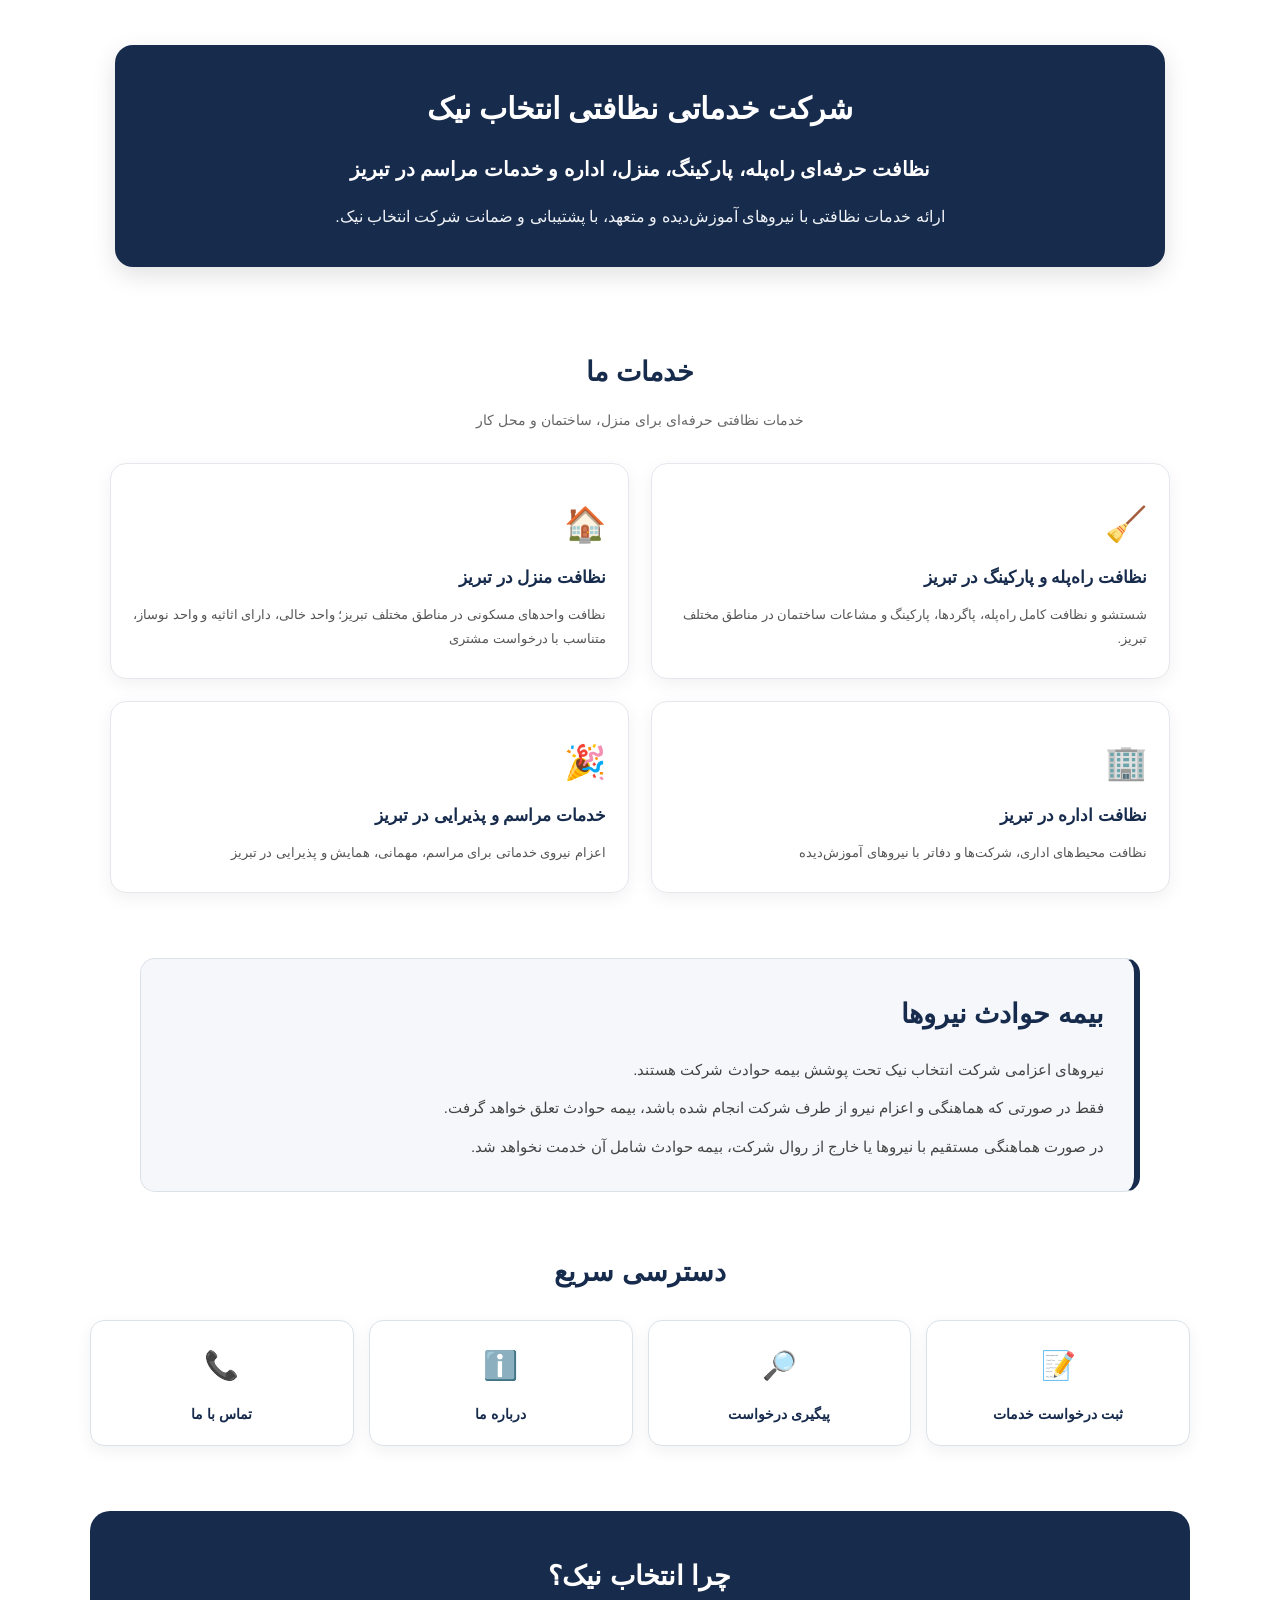
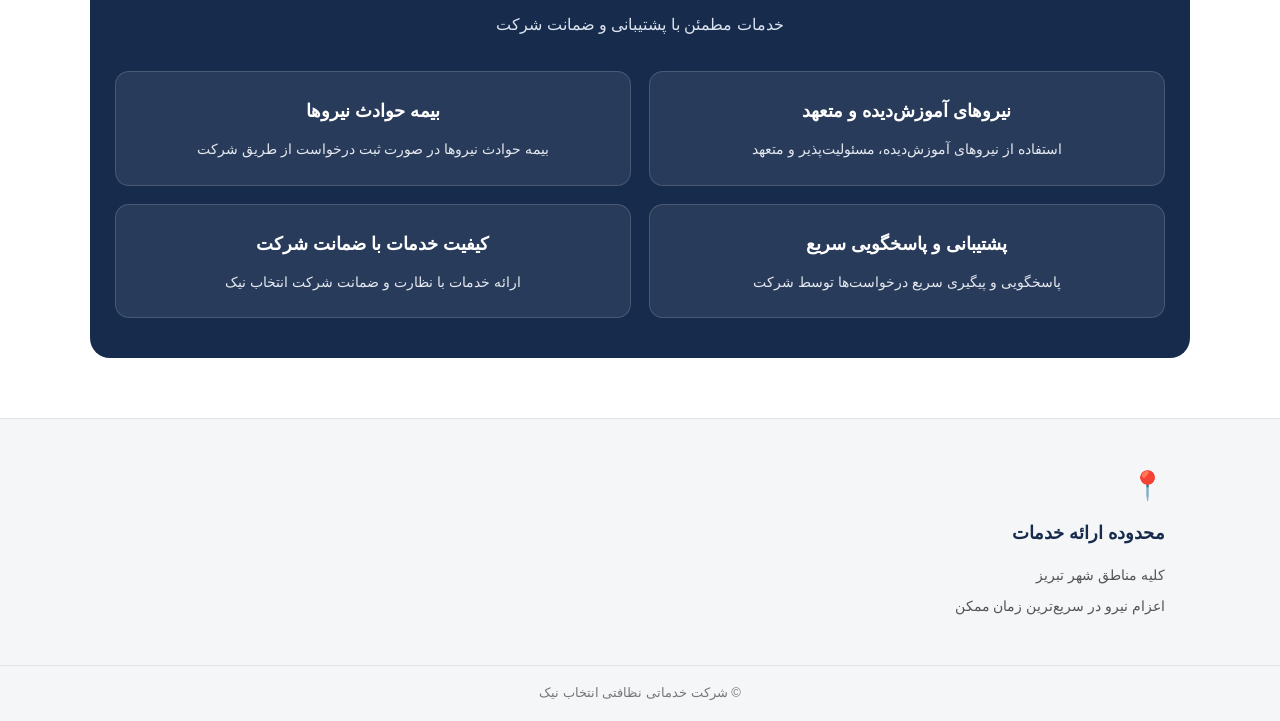
<file: index.html>
<!DOCTYPE html>
<html lang="fa" dir="rtl">
<head>
    <meta charset="UTF-8">
    <meta name="viewport" content="width=device-width, initial-scale=1.0">

    <title>شرکت خدماتی نظافتی تبریز | انتخاب نیک</title>
    <meta name="description" content="شرکت خدماتی نظافتی انتخاب نیک در تبریز؛ ارائه خدمات نظافت منزل، راه‌پله و پارکینگ، اداره و شرکت و خدمات مراسم با نیروهای آموزش‌دیده.">
    <link rel="canonical" href="https://nasibehsmd-cpu.github.io/Entekhab_Nik0/">

    <script type="application/ld+json">
{
  "@context": "https://schema.org",
  "@type": "LocalBusiness",
  "name": "شرکت خدماتی نظافتی تبریز انتخاب نیک",
  "description": "ارائه خدمات نظافتی منزل، راه‌پله و پارکینگ، اداره، شرکت و مراسم در تمامی مناطق تبریز.",
  "url": "https://nasibehsmd-cpu.github.io/Entekhab_Nik0/",
  "telephone": "+989149072049",
  "address": {
    "@type": "PostalAddress",
    "addressLocality": "تبریز",
    "streetAddress": "خیابان آزادی، چهارراه ابوریحان، مجتمع تجاری ابوریحان",
    "addressCountry": "IR"
  },
  "areaServed": {
    "@type": "City",
    "name": "تبریز"
  }
}
    </script>

    <link rel="stylesheet" href="css/style.css">
</head>

<body>

    <!-- ==================== هدر معرفی ==================== -->
    <header class="hero">

        <div class="hero-box">

            <h1>شرکت خدماتی نظافتی انتخاب نیک</h1>

            <h2>
                نظافت حرفه‌ای راه‌پله، پارکینگ، منزل، اداره و خدمات مراسم در تبریز
            </h2>

            <p>
                ارائه خدمات نظافتی با نیروهای آموزش‌دیده و متعهد،
                با پشتیبانی و ضمانت شرکت انتخاب نیک.
            </p>

        </div>

    </header>


    <!-- ==================== خدمات ما ==================== -->
    <main>

        <section class="services-section">

            <h2>خدمات ما</h2>

            <p class="section-subtitle">
                خدمات نظافتی حرفه‌ای برای منزل، ساختمان و محل کار
            </p>


            <div class="services-grid">

                <a href="nezafat-rahepele-parking-tabriz.html">
                <div class="service-card">
                    <div class="service-icon">🧹</div>

                    <h3>نظافت راه‌پله و پارکینگ در تبریز</h3>

                    <p>
                        شستشو و نظافت کامل راه‌پله، پاگردها،
                        پارکینگ و مشاعات ساختمان در مناطق مختلف تبریز.
                    </p>
                </div>


                <a href="nezafat-manzel-tabriz.html">
                <div class="service-card">
                    <div class="service-icon">🏠</div>

                    <h3>نظافت منزل در تبریز</h3>

                    <p>
                        نظافت واحدهای مسکونی در مناطق مختلف تبریز؛ واحد خالی،
                        دارای اثاثیه و واحد نوساز، متناسب با درخواست مشتری
                    </p>
                </div>
                </a>


                <a href="nezafat-edare-sherkat-tabriz.html">
                <div class="service-card">
                    <div class="service-icon">🏢</div>

                    <h3>نظافت اداره در تبریز</h3>

                    <p>
                        نظافت محیط‌های اداری، شرکت‌ها و دفاتر
                        با نیروهای آموزش‌دیده
                    </p>
                </div>
                </a>
                <a href="nezafat-marasem-pazirai-tabriz.html">
                <div class="service-card">
                    <div class="service-icon">🎉</div>

                    <h3>خدمات مراسم و پذیرایی در تبریز</h3>

                    <p>
                        اعزام نیروی خدماتی برای مراسم،
                        مهمانی، همایش و پذیرایی در تبریز
                    </p>
                </div>
                </a>

            </div>

        </section>


        <!-- ==================== بیمه حوادث ==================== -->
        <section class="insurance-section">

            <div class="insurance-box">

                <h2>بیمه حوادث نیروها</h2>

                <p>
                    نیروهای اعزامی شرکت انتخاب نیک تحت پوشش بیمه حوادث
                    شرکت هستند.
                </p>

                <p>
                    فقط در صورتی که هماهنگی و اعزام نیرو از طرف شرکت
                    انجام شده باشد، بیمه حوادث تعلق خواهد گرفت.
                </p>

                <p>
                    در صورت هماهنگی مستقیم با نیروها یا خارج از روال شرکت،
                    بیمه حوادث شامل آن خدمت نخواهد شد.
                </p>

            </div>

        </section>


        <!-- ==================== دسترسی سریع ==================== -->
<section class="quick-access-section">
    <div class="quick-access-box">

        <h2>دسترسی سریع</h2>

        <div class="quick-access-grid">

            <a href="request.html" class="quick-access-card">
                <span>📝</span>
                <strong>ثبت درخواست خدمات</strong>
            </a>

            <a href="tracking.html" class="quick-access-card">
                <span>🔎</span>
                <strong>پیگیری درخواست</strong>
            </a>

            <a href="about.html" class="quick-access-card">
                <span>ℹ️</span>
                <strong>درباره ما</strong>
            </a>

            <a href="contact.html" class="quick-access-card">
                <span>📞</span>
                <strong>تماس با ما</strong>
            </a>

        </div>

    </div>
</section>


        <!-- ==================== چرا انتخاب نیک ==================== -->
        <section class="why-us-section">

            <div class="why-us-box">

                <h2>چرا انتخاب نیک؟</h2>

                <p class="section-subtitle">
                    خدمات مطمئن با پشتیبانی و ضمانت شرکت
                </p>


                <div class="why-us-grid">

                    <div class="why-card">

                        <h3>نیروهای آموزش‌دیده و متعهد</h3>

                        <p>
                            استفاده از نیروهای آموزش‌دیده،
                            مسئولیت‌پذیر و متعهد
                        </p>

                    </div>


                    <div class="why-card">

                        <h3>بیمه حوادث نیروها</h3>

                        <p>
                            بیمه حوادث نیروها در صورت ثبت درخواست
                            از طریق شرکت
                        </p>

                    </div>


                    <div class="why-card">

                        <h3>پشتیبانی و پاسخگویی سریع</h3>

                        <p>
                            پاسخگویی و پیگیری سریع درخواست‌ها
                            توسط شرکت
                        </p>

                    </div>


                    <div class="why-card">

                        <h3>کیفیت خدمات با ضمانت شرکت</h3>

                        <p>
                            ارائه خدمات با نظارت و ضمانت
                            شرکت انتخاب نیک
                        </p>

                    </div>

                </div>

            </div>

        </section>

    </main>


    <!-- ==================== فوتر ==================== -->
    <footer class="footer">

        <div class="footer-content">

            <div class="footer-location">

                <div class="location-icon">📍</div>

                <h3>محدوده ارائه خدمات</h3>

                <p>
                    کلیه مناطق شهر تبریز
                </p>

                <p>
                    اعزام نیرو در سریع‌ترین زمان ممکن
                </p>

            </div>

        </div>


        <div class="footer-bottom">

            <p>
                © شرکت خدماتی نظافتی انتخاب نیک
            </p>

        </div>

    </footer>

</body>
</html>
</file>
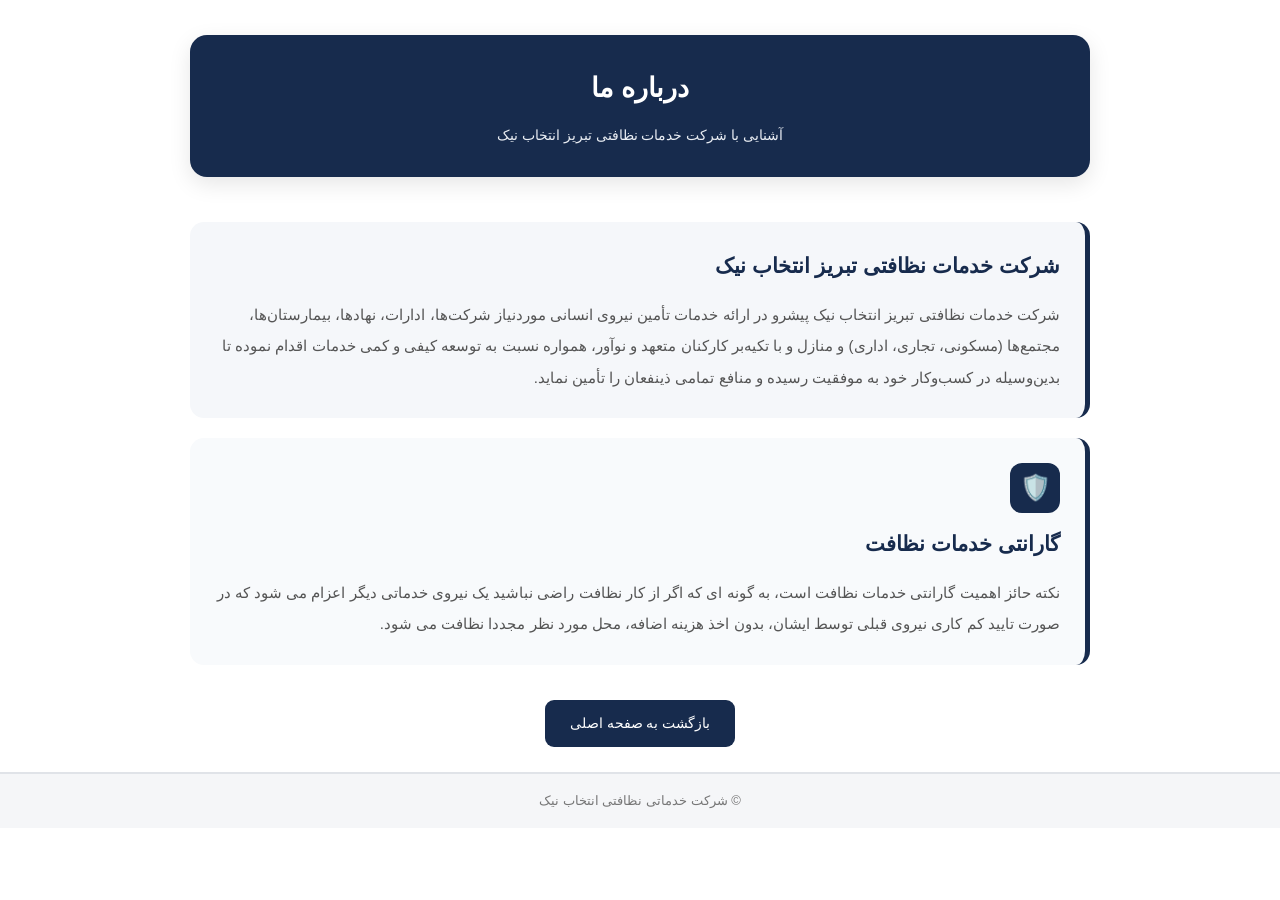
<file: about.html>
<!DOCTYPE html>
<html lang="fa" dir="rtl">

<head>
    <meta charset="UTF-8">
    <meta name="viewport" content="width=device-width, initial-scale=1.0">

    <title>درباره شرکت خدماتی نظافتی تبریز | انتخاب نیک</title>
    <meta name="description" content="آشنایی با شرکت خدماتی نظافتی تبریز انتخاب نیک و خدمات آن برای منازل، شرکت‌ها، ادارات و مجتمع‌های مسکونی و تجاری.">

    <link rel="stylesheet" href="css/style.css">
</head>

<body>

    <main class="about-page">

        <section class="page-header">

            <div class="page-header-box">

                <h1>درباره ما</h1>

                <p>
                    آشنایی با شرکت خدمات نظافتی تبریز انتخاب نیک
                </p>

            </div>

        </section>


        <section class="about-content">

            <div class="about-card">

                <h2>
                    شرکت خدمات نظافتی تبریز انتخاب نیک
                </h2>

                <p>
                    شرکت خدمات نظافتی تبریز انتخاب نیک پیشرو در ارائه خدمات تأمین نیروی انسانی موردنیاز شرکت‌ها، ادارات، نهادها، بیمارستان‌ها، مجتمع‌ها (مسکونی، تجاری، اداری) و منازل و با تکیه‌بر کارکنان متعهد و نوآور، همواره نسبت به توسعه کیفی و کمی خدمات اقدام نموده تا بدین‌وسیله در کسب‌وکار خود به موفقیت رسیده و منافع تمامی ذینفعان را تأمین نماید.
                </p>

            </div>


            <div class="about-card guarantee-card">

                <div class="about-icon">
                    🛡️
                </div>

                <h2>
                    گارانتی خدمات نظافت
                </h2>

                <p>
                    نکته حائز اهمیت گارانتی خدمات نظافت است، به گونه ای که اگر از کار نظافت راضی نباشید یک نیروی خدماتی دیگر اعزام می شود که در صورت تایید کم کاری نیروی قبلی توسط ایشان، بدون اخذ هزینه اضافه، محل مورد نظر مجددا نظافت می شود.
                </p>

            </div>


        </section>


        <div class="back-home">

            <a href="index.html">
                بازگشت به صفحه اصلی
            </a>

        </div>

    </main>


    <footer class="footer">

        <div class="footer-bottom">

            <p>
                © شرکت خدماتی نظافتی انتخاب نیک
            </p>

        </div>

    </footer>

</body>

</html>
</file>
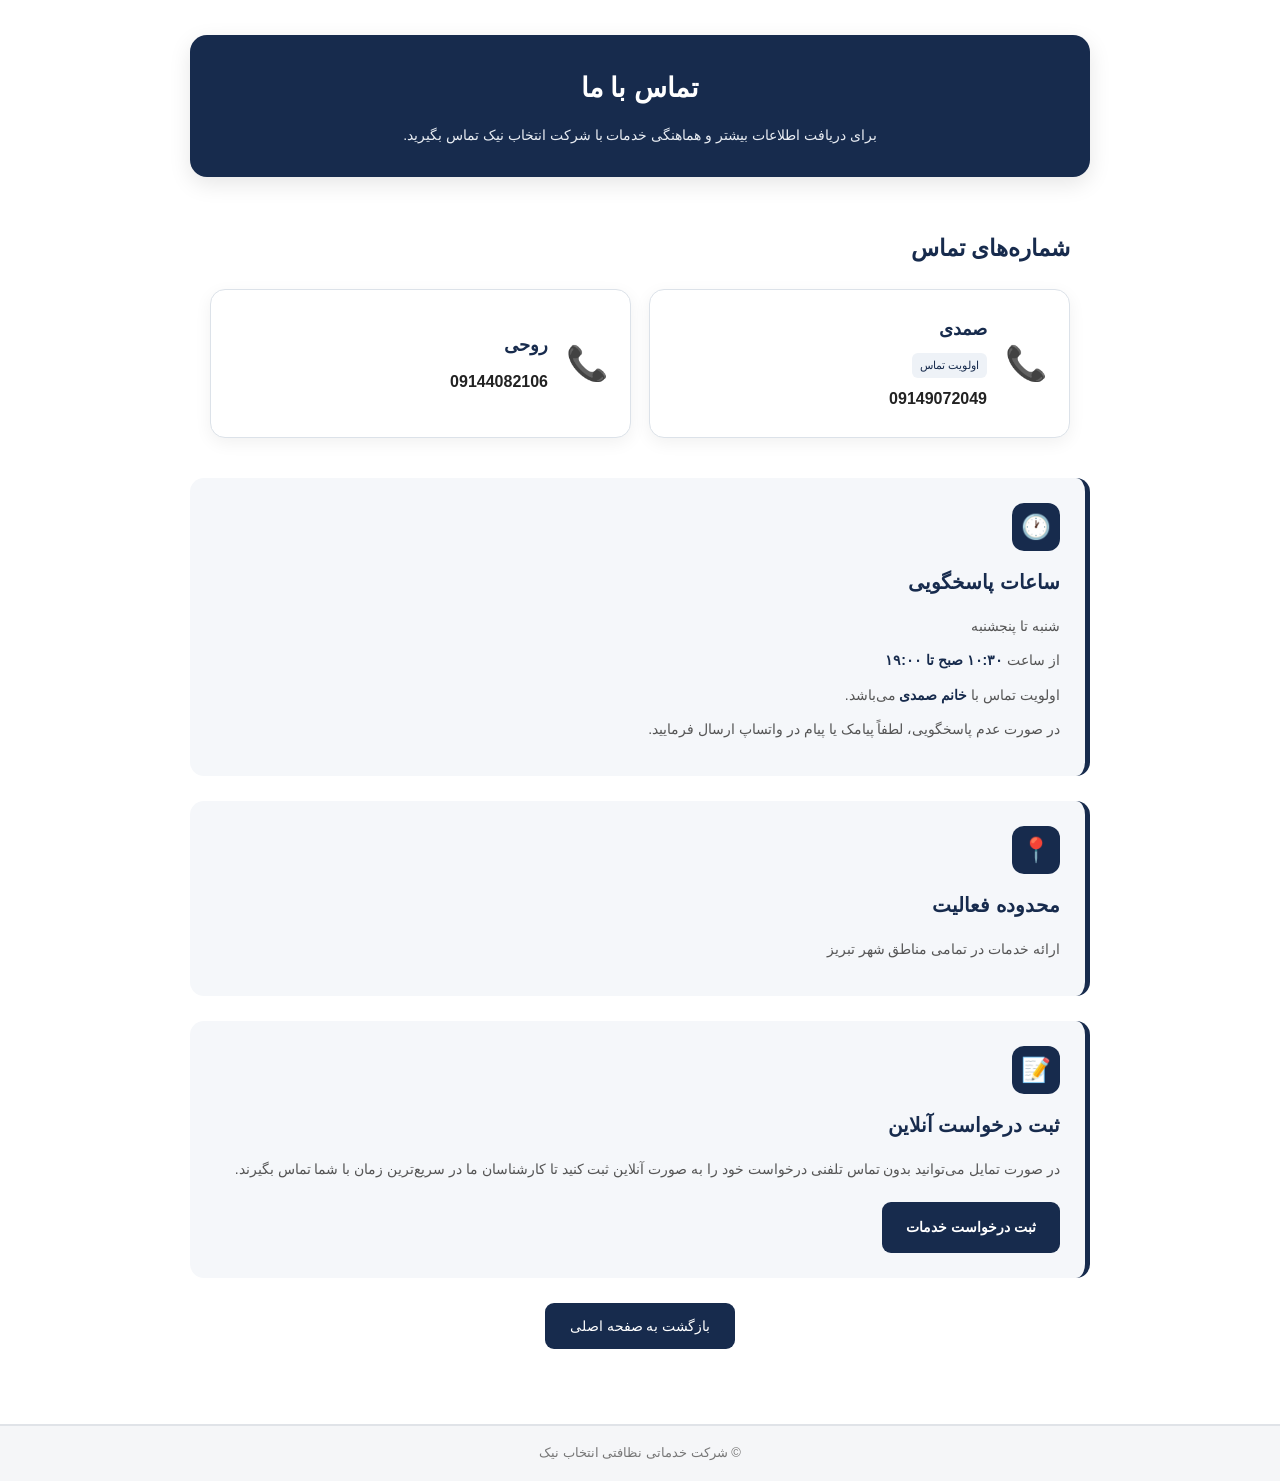
<file: contact.html>
<!DOCTYPE html>
<html lang="fa" dir="rtl">
<head>
    <meta charset="UTF-8">
    <meta name="viewport" content="width=device-width, initial-scale=1.0">

    <title>تماس با شرکت خدماتی نظافتی تبریز | انتخاب نیک</title>
    <meta name="description" content="راه‌های تماس با شرکت خدماتی نظافتی تبریز انتخاب نیک برای دریافت اطلاعات، هماهنگی و درخواست خدمات نظافتی در تبریز.">

    <link rel="stylesheet" href="css/style.css">
</head>

<body>

    <main class="contact-page">

        <section class="page-header">
            <div class="page-header-box">
                <h1>تماس با ما</h1>
                <p>
                    برای دریافت اطلاعات بیشتر و هماهنگی خدمات
                    با شرکت انتخاب نیک تماس بگیرید.
                </p>
            </div>
        </section>


        <section class="contact-section">

            <h2>شماره‌های تماس</h2>

            <div class="contact-cards">

                <a href="tel:09149072049" class="contact-card priority-contact">

                    <div class="contact-icon">📞</div>

                    <div class="contact-info">
                        <h3>صمدی</h3>
                        <span class="priority-label">اولویت تماس</span>
                        <p>09149072049</p>
                    </div>

                </a>


                <a href="tel:09144082106" class="contact-card">

                    <div class="contact-icon">📞</div>

                    <div class="contact-info">
                        <h3>روحی</h3>
                        <p>09144082106</p>
                    </div>

                </a>

            </div>

        </section>


        <!-- =========================================
             ساعات پاسخگویی
        ========================================== -->

        <section class="contact-info-box">

            <div class="contact-box-icon">
                🕐
            </div>

            <h2>ساعات پاسخگویی</h2>

            <p>
                شنبه تا پنجشنبه
            </p>

            <p>
                از ساعت <strong>۱۰:۳۰ صبح تا ۱۹:۰۰</strong>
            </p>

            <p>
                اولویت تماس با <strong>خانم صمدی</strong> می‌باشد.
            </p>

            <p>
                در صورت عدم پاسخگویی، لطفاً پیامک یا پیام در واتساپ ارسال فرمایید.
            </p>

        </section>


        <!-- =========================================
             محدوده فعالیت
        ========================================== -->

        <section class="contact-info-box">

            <div class="contact-box-icon">
                📍
            </div>

            <h2>محدوده فعالیت</h2>

            <p>
                ارائه خدمات در تمامی مناطق شهر تبریز
            </p>

        </section>


        <!-- =========================================
             ثبت درخواست آنلاین
        ========================================== -->

        <section class="contact-info-box online-request-box">

            <div class="contact-box-icon">
                📝
            </div>

            <h2>ثبت درخواست آنلاین</h2>

            <p>
                در صورت تمایل می‌توانید بدون تماس تلفنی
                درخواست خود را به صورت آنلاین ثبت کنید
                تا کارشناسان ما در سریع‌ترین زمان با شما تماس بگیرند.
            </p>

            <a
                href="request.html"
                class="contact-request-button"
            >
                ثبت درخواست خدمات
            </a>

        </section>


        <div class="back-home">
            <a href="index.html">بازگشت به صفحه اصلی</a>
        </div>

    </main>


    <footer class="footer">

        <div class="footer-bottom">
            <p>
                © شرکت خدماتی نظافتی انتخاب نیک
            </p>
        </div>

    </footer>

</body>
</html>
</file>
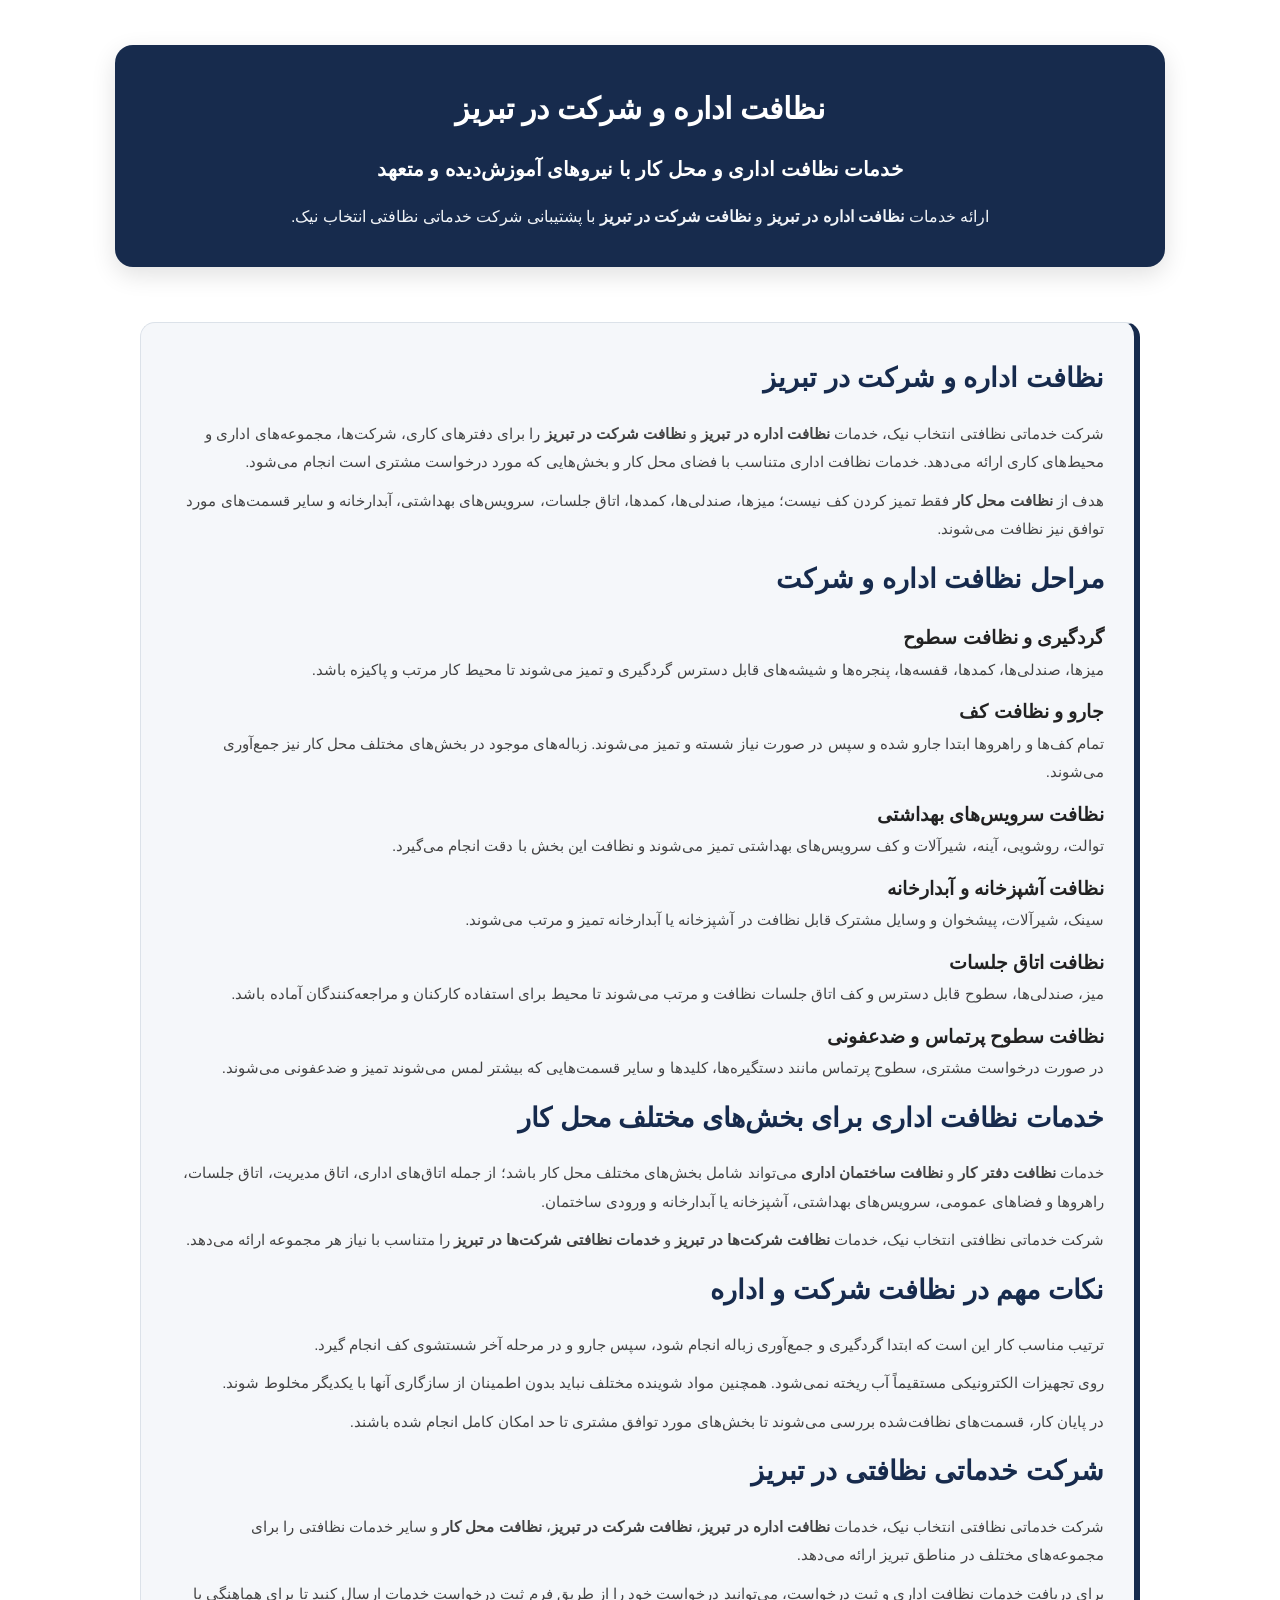
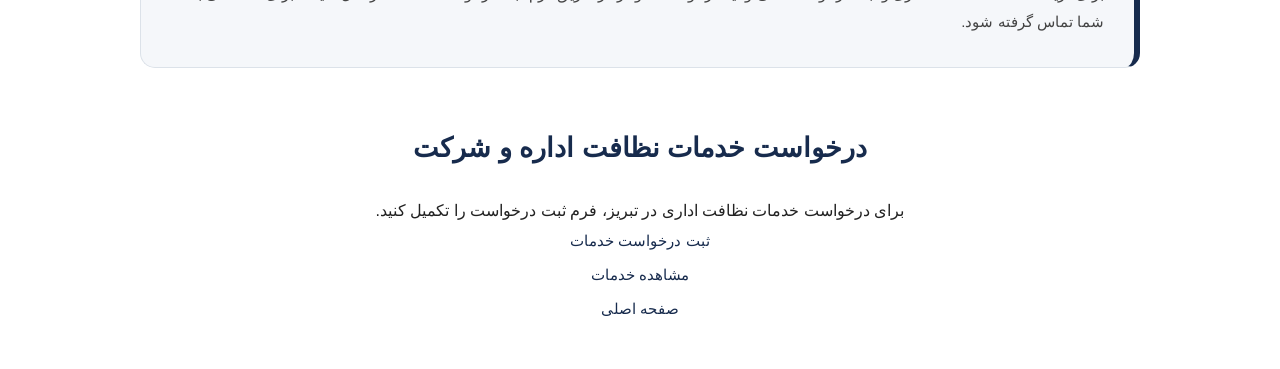
<file: nezafat-edare-sherkat-tabriz.html>
<!DOCTYPE html>
<html lang="fa" dir="rtl">
<head>
    <meta charset="UTF-8">
    <meta name="viewport" content="width=device-width, initial-scale=1.0">

    <title>نظافت اداره و شرکت در تبریز | انتخاب نیک</title>

    <meta name="description" content="نظافت اداره و شرکت در تبریز توسط شرکت خدماتی نظافتی انتخاب نیک؛ نظافت دفتر کار، اتاق‌ها، راهروها، سرویس‌های بهداشتی، آبدارخانه و سایر بخش‌های محل کار.">

    <link rel="canonical" href="https://nasibehsmd-cpu.github.io/Entekhab_Nik0/nezafat-edare-sherkat-tabriz.html">

    <link rel="stylesheet" href="css/style.css">
</head>

<body>

    <header class="hero">
        <div class="hero-box">

            <h1>نظافت اداره و شرکت در تبریز</h1>

            <h2>
                خدمات نظافت اداری و محل کار با نیروهای آموزش‌دیده و متعهد
            </h2>

            <p>
                ارائه خدمات <strong>نظافت اداره در تبریز</strong> و
                <strong>نظافت شرکت در تبریز</strong> با پشتیبانی
                شرکت خدماتی نظافتی انتخاب نیک.
            </p>

        </div>
    </header>

    <main>

        <section class="insurance-section">
            <div class="insurance-box">

                <h2>نظافت اداره و شرکت در تبریز</h2>

                <p>
                    شرکت خدماتی نظافتی انتخاب نیک، خدمات
                    <strong>نظافت اداره در تبریز</strong> و
                    <strong>نظافت شرکت در تبریز</strong> را برای دفترهای کاری،
                    شرکت‌ها، مجموعه‌های اداری و محیط‌های کاری ارائه می‌دهد.
                    خدمات نظافت اداری متناسب با فضای محل کار و بخش‌هایی که
                    مورد درخواست مشتری است انجام می‌شود.
                </p>

                <p>
                    هدف از <strong>نظافت محل کار</strong> فقط تمیز کردن کف نیست؛
                    میزها، صندلی‌ها، کمدها، اتاق جلسات، سرویس‌های بهداشتی،
                    آبدارخانه و سایر قسمت‌های مورد توافق نیز نظافت می‌شوند.
                </p>

                <h2>مراحل نظافت اداره و شرکت</h2>

                <h3>گردگیری و نظافت سطوح</h3>

                <p>
                    میزها، صندلی‌ها، کمدها، قفسه‌ها، پنجره‌ها و شیشه‌های
                    قابل دسترس گردگیری و تمیز می‌شوند تا محیط کار مرتب و پاکیزه باشد.
                </p>

                <h3>جارو و نظافت کف</h3>

                <p>
                    تمام کف‌ها و راهروها ابتدا جارو شده و سپس در صورت نیاز
                    شسته و تمیز می‌شوند. زباله‌های موجود در بخش‌های مختلف
                    محل کار نیز جمع‌آوری می‌شوند.
                </p>

                <h3>نظافت سرویس‌های بهداشتی</h3>

                <p>
                    توالت، روشویی، آینه، شیرآلات و کف سرویس‌های بهداشتی
                    تمیز می‌شوند و نظافت این بخش با دقت انجام می‌گیرد.
                </p>

                <h3>نظافت آشپزخانه و آبدارخانه</h3>

                <p>
                    سینک، شیرآلات، پیشخوان و وسایل مشترک قابل نظافت در
                    آشپزخانه یا آبدارخانه تمیز و مرتب می‌شوند.
                </p>

                <h3>نظافت اتاق جلسات</h3>

                <p>
                    میز، صندلی‌ها، سطوح قابل دسترس و کف اتاق جلسات
                    نظافت و مرتب می‌شوند تا محیط برای استفاده کارکنان
                    و مراجعه‌کنندگان آماده باشد.
                </p>

                <h3>نظافت سطوح پرتماس و ضدعفونی</h3>

                <p>
                    در صورت درخواست مشتری، سطوح پرتماس مانند دستگیره‌ها،
                    کلیدها و سایر قسمت‌هایی که بیشتر لمس می‌شوند تمیز
                    و ضدعفونی می‌شوند.
                </p>

                <h2>خدمات نظافت اداری برای بخش‌های مختلف محل کار</h2>

                <p>
                    خدمات <strong>نظافت دفتر کار</strong> و
                    <strong>نظافت ساختمان اداری</strong> می‌تواند شامل بخش‌های
                    مختلف محل کار باشد؛ از جمله اتاق‌های اداری، اتاق مدیریت،
                    اتاق جلسات، راهروها و فضاهای عمومی، سرویس‌های بهداشتی،
                    آشپزخانه یا آبدارخانه و ورودی ساختمان.
                </p>

                <p>
                    شرکت خدماتی نظافتی انتخاب نیک، خدمات
                    <strong>نظافت شرکت‌ها در تبریز</strong> و
                    <strong>خدمات نظافتی شرکت‌ها در تبریز</strong> را
                    متناسب با نیاز هر مجموعه ارائه می‌دهد.
                </p>

                <h2>نکات مهم در نظافت شرکت و اداره</h2>

                <p>
                    ترتیب مناسب کار این است که ابتدا گردگیری و جمع‌آوری
                    زباله انجام شود، سپس جارو و در مرحله آخر شستشوی کف
                    انجام گیرد.
                </p>

                <p>
                    روی تجهیزات الکترونیکی مستقیماً آب ریخته نمی‌شود.
                    همچنین مواد شوینده مختلف نباید بدون اطمینان از سازگاری
                    آنها با یکدیگر مخلوط شوند.
                </p>

                <p>
                    در پایان کار، قسمت‌های نظافت‌شده بررسی می‌شوند تا
                    بخش‌های مورد توافق مشتری تا حد امکان کامل انجام شده باشند.
                </p>

                <h2>شرکت خدماتی نظافتی در تبریز</h2>

                <p>
                    شرکت خدماتی نظافتی انتخاب نیک، خدمات
                    <strong>نظافت اداره در تبریز</strong>،
                    <strong>نظافت شرکت در تبریز</strong>،
                    <strong>نظافت محل کار</strong> و سایر خدمات نظافتی را
                    برای مجموعه‌های مختلف در مناطق تبریز ارائه می‌دهد.
                </p>

                <p>
                    برای دریافت خدمات نظافت اداری و ثبت درخواست،
                    می‌توانید درخواست خود را از طریق فرم ثبت درخواست
                    خدمات ارسال کنید تا برای هماهنگی با شما تماس گرفته شود.
                </p>

            </div>
        </section>


        <section class="quick-access-section">
            <div class="quick-access-box">

                <h2>درخواست خدمات نظافت اداره و شرکت</h2>

                <p>
                    برای درخواست خدمات نظافت اداری در تبریز،
                    فرم ثبت درخواست را تکمیل کنید.
                </p>

                <div class="quick-access-links">
    <div><a href="request.html">ثبت درخواست خدمات</a></div>
    <div><a href="services.html">مشاهده خدمات</a></div>
    <div><a href="index.html">صفحه اصلی</a></div>
</div>

            </div>
        </section>

    </main>

</body>
</html>
</file>
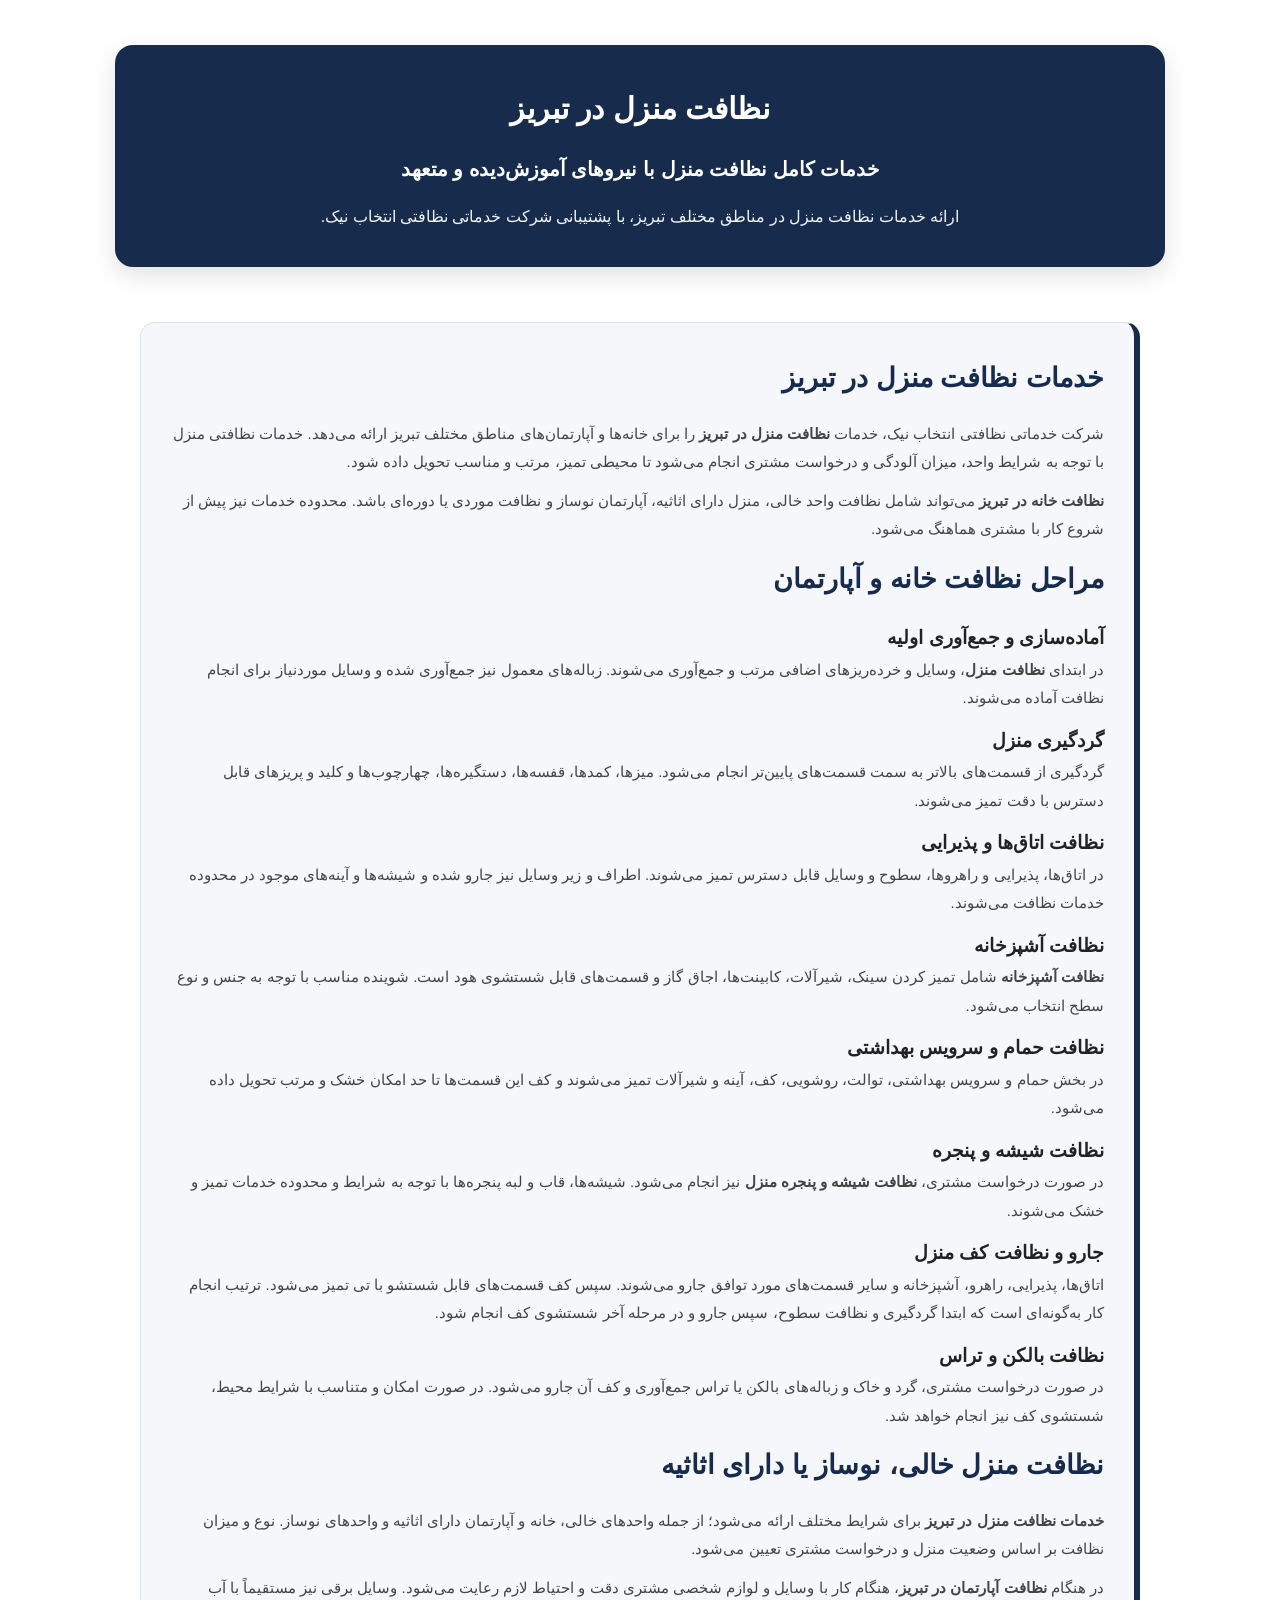
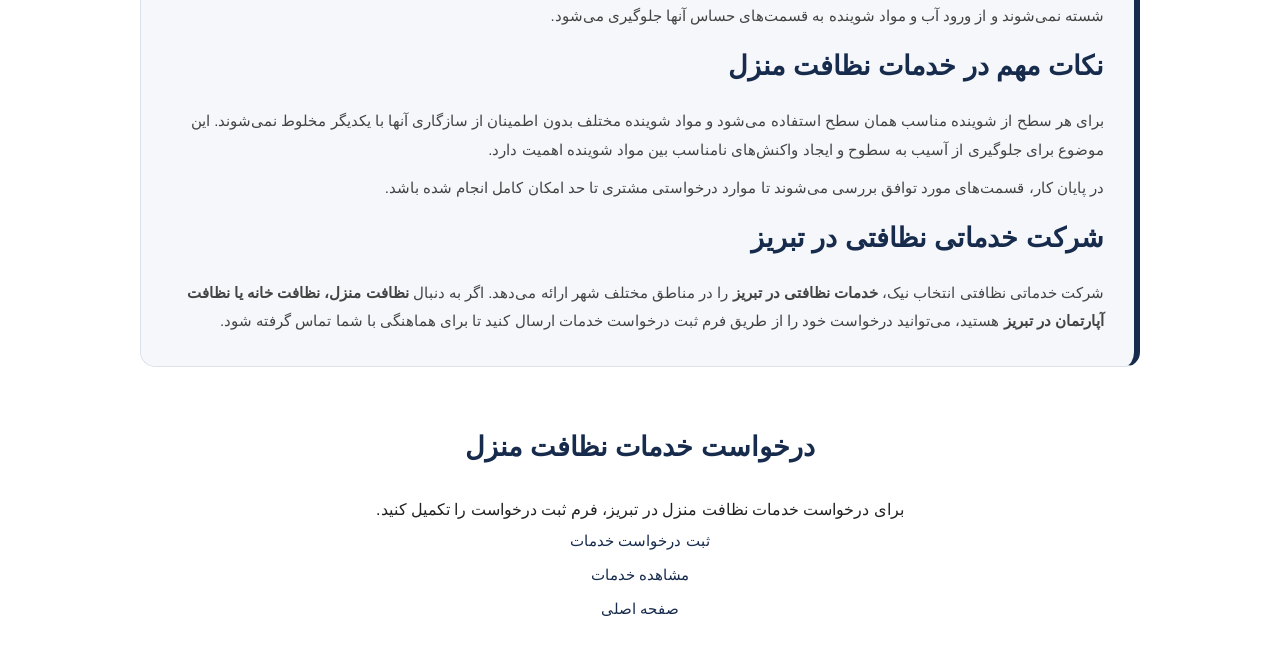
<file: nezafat-manzel-tabriz.html>
<!DOCTYPE html>
<html lang="fa" dir="rtl">
<head>
    <meta charset="UTF-8">
    <meta name="viewport" content="width=device-width, initial-scale=1.0">

    <title>نظافت منزل در تبریز | انتخاب نیک</title>

    <meta name="description" content="نظافت منزل در تبریز توسط شرکت خدماتی نظافتی انتخاب نیک؛ گردگیری، نظافت اتاق‌ها و پذیرایی، آشپزخانه، حمام و سرویس بهداشتی، شیشه و کف منزل.">

    <link rel="canonical" href="https://nasibehsmd-cpu.github.io/Entekhab_Nik0/nezafat-manzel-tabriz.html">

    <link rel="stylesheet" href="css/style.css">
</head>

<body>

    <header class="hero">
        <div class="hero-box">

            <h1>نظافت منزل در تبریز</h1>

            <h2>
                خدمات کامل نظافت منزل با نیروهای آموزش‌دیده و متعهد
            </h2>

            <p>
                ارائه خدمات نظافت منزل در مناطق مختلف تبریز،
                با پشتیبانی شرکت خدماتی نظافتی انتخاب نیک.
            </p>

        </div>
    </header>

    <main>

        <section class="insurance-section">
            <div class="insurance-box">

                <h2>خدمات نظافت منزل در تبریز</h2>

                <p>
                    شرکت خدماتی نظافتی انتخاب نیک، خدمات <strong>نظافت منزل در تبریز</strong>
                    را برای خانه‌ها و آپارتمان‌های مناطق مختلف تبریز ارائه می‌دهد.
                    خدمات نظافتی منزل با توجه به شرایط واحد، میزان آلودگی و درخواست
                    مشتری انجام می‌شود تا محیطی تمیز، مرتب و مناسب تحویل داده شود.
                </p>

                <p>
                    <strong>نظافت خانه در تبریز</strong> می‌تواند شامل نظافت واحد خالی،
                    منزل دارای اثاثیه، آپارتمان نوساز و نظافت موردی یا دوره‌ای باشد.
                    محدوده خدمات نیز پیش از شروع کار با مشتری هماهنگ می‌شود.
                </p>

                <h2>مراحل نظافت خانه و آپارتمان</h2>

                <h3>آماده‌سازی و جمع‌آوری اولیه</h3>

                <p>
                    در ابتدای <strong>نظافت منزل</strong>، وسایل و خرده‌ریزهای اضافی
                    مرتب و جمع‌آوری می‌شوند. زباله‌های معمول نیز جمع‌آوری شده و
                    وسایل موردنیاز برای انجام نظافت آماده می‌شوند.
                </p>

                <h3>گردگیری منزل</h3>

                <p>
                    گردگیری از قسمت‌های بالاتر به سمت قسمت‌های پایین‌تر انجام می‌شود.
                    میزها، کمدها، قفسه‌ها، دستگیره‌ها، چهارچوب‌ها و کلید و پریزهای
                    قابل دسترس با دقت تمیز می‌شوند.
                </p>

                <h3>نظافت اتاق‌ها و پذیرایی</h3>

                <p>
                    در اتاق‌ها، پذیرایی و راهروها، سطوح و وسایل قابل دسترس تمیز
                    می‌شوند. اطراف و زیر وسایل نیز جارو شده و شیشه‌ها و آینه‌های
                    موجود در محدوده خدمات نظافت می‌شوند.
                </p>

                <h3>نظافت آشپزخانه</h3>

                <p>
                    <strong>نظافت آشپزخانه</strong> شامل تمیز کردن سینک، شیرآلات،
                    کابینت‌ها، اجاق گاز و قسمت‌های قابل شستشوی هود است. شوینده
                    مناسب با توجه به جنس و نوع سطح انتخاب می‌شود.
                </p>

                <h3>نظافت حمام و سرویس بهداشتی</h3>

                <p>
                    در بخش حمام و سرویس بهداشتی، توالت، روشویی، کف، آینه و شیرآلات
                    تمیز می‌شوند و کف این قسمت‌ها تا حد امکان خشک و مرتب تحویل داده
                    می‌شود.
                </p>

                <h3>نظافت شیشه و پنجره</h3>

                <p>
                    در صورت درخواست مشتری، <strong>نظافت شیشه و پنجره منزل</strong>
                    نیز انجام می‌شود. شیشه‌ها، قاب و لبه پنجره‌ها با توجه به شرایط
                    و محدوده خدمات تمیز و خشک می‌شوند.
                </p>

                <h3>جارو و نظافت کف منزل</h3>

                <p>
                    اتاق‌ها، پذیرایی، راهرو، آشپزخانه و سایر قسمت‌های مورد توافق
                    جارو می‌شوند. سپس کف قسمت‌های قابل شستشو با تی تمیز می‌شود.
                    ترتیب انجام کار به‌گونه‌ای است که ابتدا گردگیری و نظافت سطوح،
                    سپس جارو و در مرحله آخر شستشوی کف انجام شود.
                </p>

                <h3>نظافت بالکن و تراس</h3>

                <p>
                    در صورت درخواست مشتری، گرد و خاک و زباله‌های بالکن یا تراس
                    جمع‌آوری و کف آن جارو می‌شود. در صورت امکان و متناسب با شرایط
                    محیط، شستشوی کف نیز انجام خواهد شد.
                </p>

                <h2>نظافت منزل خالی، نوساز یا دارای اثاثیه</h2>

                <p>
                    <strong>خدمات نظافت منزل در تبریز</strong> برای شرایط مختلف
                    ارائه می‌شود؛ از جمله واحدهای خالی، خانه و آپارتمان دارای
                    اثاثیه و واحدهای نوساز. نوع و میزان نظافت بر اساس وضعیت منزل
                    و درخواست مشتری تعیین می‌شود.
                </p>

                <p>
                    در هنگام <strong>نظافت آپارتمان در تبریز</strong>، هنگام کار
                    با وسایل و لوازم شخصی مشتری دقت و احتیاط لازم رعایت می‌شود.
                    وسایل برقی نیز مستقیماً با آب شسته نمی‌شوند و از ورود آب و
                    مواد شوینده به قسمت‌های حساس آنها جلوگیری می‌شود.
                </p>

                <h2>نکات مهم در خدمات نظافت منزل</h2>

                <p>
                    برای هر سطح از شوینده مناسب همان سطح استفاده می‌شود و مواد
                    شوینده مختلف بدون اطمینان از سازگاری آنها با یکدیگر مخلوط
                    نمی‌شوند. این موضوع برای جلوگیری از آسیب به سطوح و ایجاد
                    واکنش‌های نامناسب بین مواد شوینده اهمیت دارد.
                </p>

                <p>
                    در پایان کار، قسمت‌های مورد توافق بررسی می‌شوند تا موارد
                    درخواستی مشتری تا حد امکان کامل انجام شده باشد.
                </p>

                <h2>شرکت خدماتی نظافتی در تبریز</h2>

                <p>
                    شرکت خدماتی نظافتی انتخاب نیک، <strong>خدمات نظافتی در تبریز</strong>
                    را در مناطق مختلف شهر ارائه می‌دهد. اگر به دنبال
                    <strong>نظافت منزل، نظافت خانه یا نظافت آپارتمان در تبریز</strong>
                    هستید، می‌توانید درخواست خود را از طریق فرم ثبت درخواست
                    خدمات ارسال کنید تا برای هماهنگی با شما تماس گرفته شود.
                </p>

            </div>
        </section>


        <section class="quick-access-section">
            <div class="quick-access-box">

                <h2>درخواست خدمات نظافت منزل</h2>

                <p>
                    برای درخواست خدمات نظافت منزل در تبریز،
                    فرم ثبت درخواست را تکمیل کنید.
                </p>

                <div class="quick-access-links">
    <div><a href="request.html">ثبت درخواست خدمات</a></div>
    <div><a href="services.html">مشاهده خدمات</a></div>
    <div><a href="index.html">صفحه اصلی</a></div>
</div>

            </div>
        </section>

    </main>

</body>
</html>
</file>
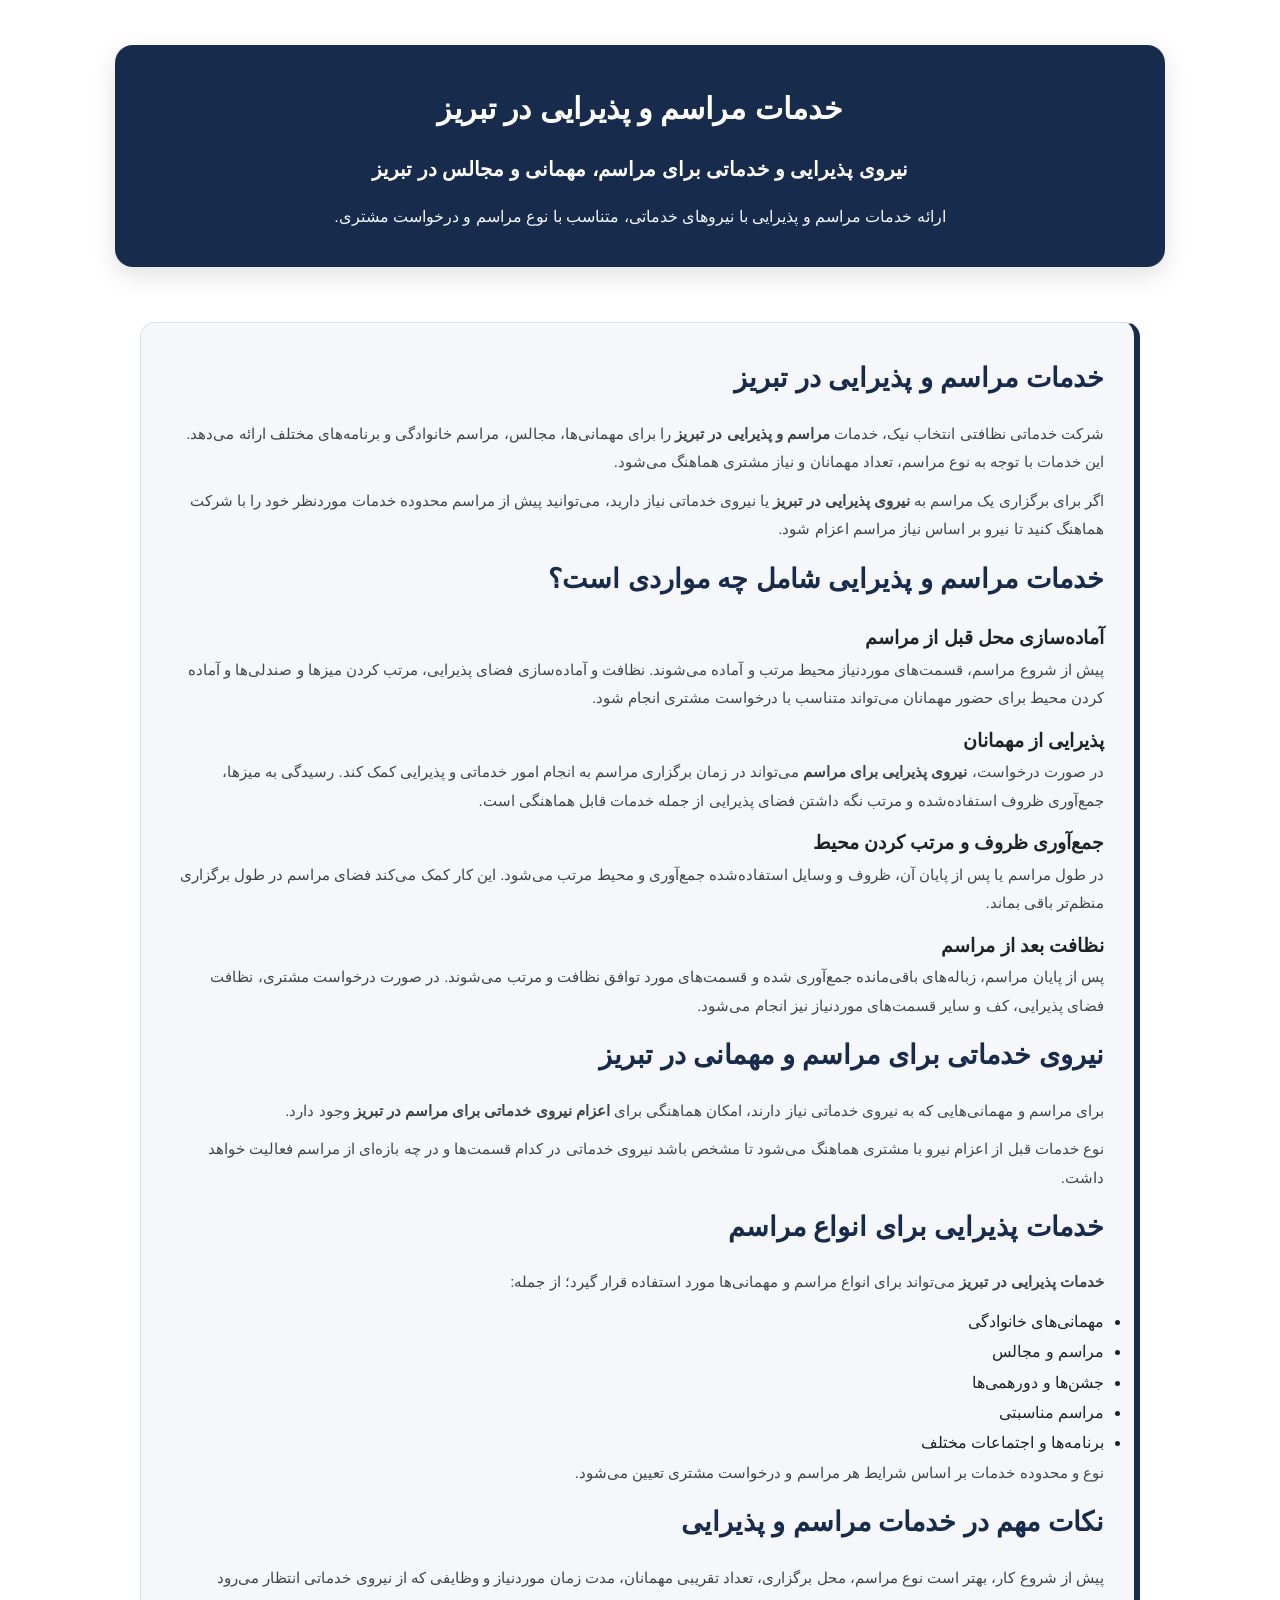
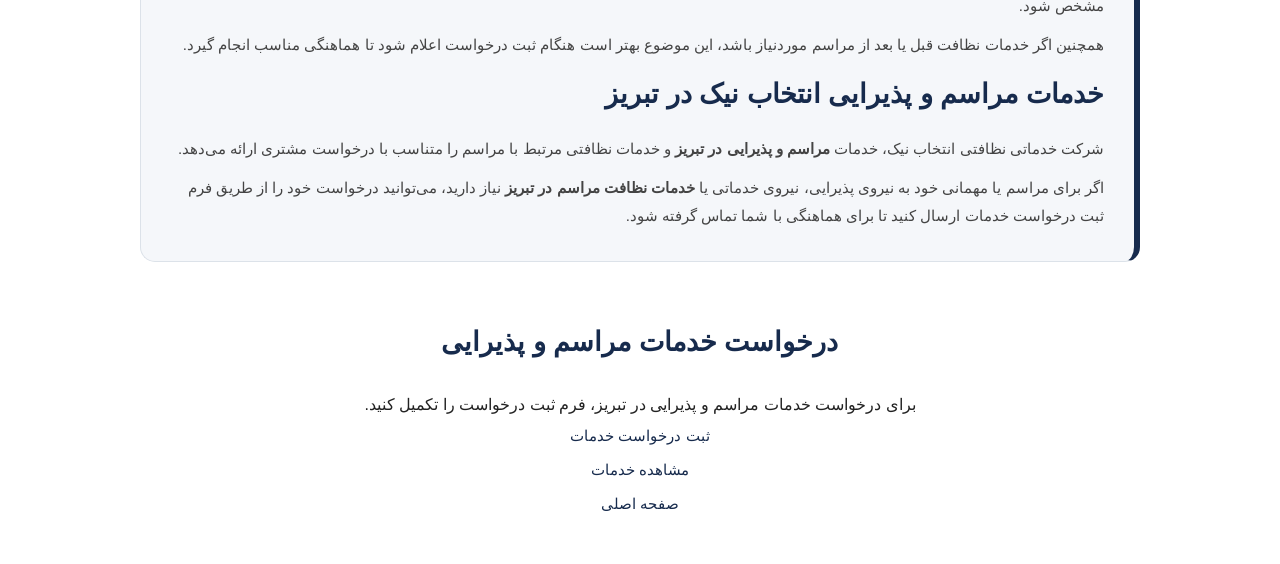
<file: nezafat-marasem-pazirai-tabriz.html>
<!DOCTYPE html>
<html lang="fa" dir="rtl">
<head>
    <meta charset="UTF-8">
    <meta name="viewport" content="width=device-width, initial-scale=1.0">

    <title>خدمات مراسم و پذیرایی در تبریز | انتخاب نیک</title>

    <meta name="description" content="خدمات مراسم و پذیرایی در تبریز توسط شرکت خدماتی نظافتی انتخاب نیک؛ نیروی پذیرایی و خدماتی برای مهمانی، مجالس، جشن‌ها و مراسم، همراه با خدمات نظافت قبل و بعد از مراسم.">

    <link rel="canonical" href="https://nasibehsmd-cpu.github.io/Entekhab_Nik0/nezafat-marasem-pazirai-tabriz.html">

    <link rel="stylesheet" href="css/style.css">
</head>

<body>

    <header class="hero">
        <div class="hero-box">

            <h1>خدمات مراسم و پذیرایی در تبریز</h1>

            <h2>
                نیروی پذیرایی و خدماتی برای مراسم، مهمانی و مجالس در تبریز
            </h2>

            <p>
                ارائه خدمات مراسم و پذیرایی با نیروهای خدماتی،
                متناسب با نوع مراسم و درخواست مشتری.
            </p>

        </div>
    </header>

    <main>

        <section class="insurance-section">
            <div class="insurance-box">

                <h2>خدمات مراسم و پذیرایی در تبریز</h2>

                <p>
                    شرکت خدماتی نظافتی انتخاب نیک، خدمات
                    <strong>مراسم و پذیرایی در تبریز</strong> را برای مهمانی‌ها،
                    مجالس، مراسم خانوادگی و برنامه‌های مختلف ارائه می‌دهد.
                    این خدمات با توجه به نوع مراسم، تعداد مهمانان و نیاز مشتری
                    هماهنگ می‌شود.
                </p>

                <p>
                    اگر برای برگزاری یک مراسم به
                    <strong>نیروی پذیرایی در تبریز</strong> یا نیروی خدماتی نیاز دارید،
                    می‌توانید پیش از مراسم محدوده خدمات موردنظر خود را با شرکت
                    هماهنگ کنید تا نیرو بر اساس نیاز مراسم اعزام شود.
                </p>

                <h2>خدمات مراسم و پذیرایی شامل چه مواردی است؟</h2>

                <h3>آماده‌سازی محل قبل از مراسم</h3>

                <p>
                    پیش از شروع مراسم، قسمت‌های موردنیاز محیط مرتب و آماده می‌شوند.
                    نظافت و آماده‌سازی فضای پذیرایی، مرتب کردن میزها و صندلی‌ها
                    و آماده کردن محیط برای حضور مهمانان می‌تواند متناسب با
                    درخواست مشتری انجام شود.
                </p>

                <h3>پذیرایی از مهمانان</h3>

                <p>
                    در صورت درخواست، <strong>نیروی پذیرایی برای مراسم</strong>
                    می‌تواند در زمان برگزاری مراسم به انجام امور خدماتی و پذیرایی
                    کمک کند. رسیدگی به میزها، جمع‌آوری ظروف استفاده‌شده و مرتب
                    نگه داشتن فضای پذیرایی از جمله خدمات قابل هماهنگی است.
                </p>

                <h3>جمع‌آوری ظروف و مرتب کردن محیط</h3>

                <p>
                    در طول مراسم یا پس از پایان آن، ظروف و وسایل استفاده‌شده
                    جمع‌آوری و محیط مرتب می‌شود. این کار کمک می‌کند فضای مراسم
                    در طول برگزاری منظم‌تر باقی بماند.
                </p>

                <h3>نظافت بعد از مراسم</h3>

                <p>
                    پس از پایان مراسم، زباله‌های باقی‌مانده جمع‌آوری شده و
                    قسمت‌های مورد توافق نظافت و مرتب می‌شوند. در صورت درخواست
                    مشتری، نظافت فضای پذیرایی، کف و سایر قسمت‌های موردنیاز
                    نیز انجام می‌شود.
                </p>

                <h2>نیروی خدماتی برای مراسم و مهمانی در تبریز</h2>

                <p>
                    برای مراسم و مهمانی‌هایی که به نیروی خدماتی نیاز دارند،
                    امکان هماهنگی برای
                    <strong>اعزام نیروی خدماتی برای مراسم در تبریز</strong>
                    وجود دارد.
                </p>

                <p>
                    نوع خدمات قبل از اعزام نیرو با مشتری هماهنگ می‌شود تا مشخص
                    باشد نیروی خدماتی در کدام قسمت‌ها و در چه بازه‌ای از مراسم
                    فعالیت خواهد داشت.
                </p>

                <h2>خدمات پذیرایی برای انواع مراسم</h2>

                <p>
                    <strong>خدمات پذیرایی در تبریز</strong> می‌تواند برای انواع
                    مراسم و مهمانی‌ها مورد استفاده قرار گیرد؛ از جمله:
                </p>

                <ul>
                    <li>مهمانی‌های خانوادگی</li>
                    <li>مراسم و مجالس</li>
                    <li>جشن‌ها و دورهمی‌ها</li>
                    <li>مراسم مناسبتی</li>
                    <li>برنامه‌ها و اجتماعات مختلف</li>
                </ul>

                <p>
                    نوع و محدوده خدمات بر اساس شرایط هر مراسم و درخواست مشتری
                    تعیین می‌شود.
                </p>

                <h2>نکات مهم در خدمات مراسم و پذیرایی</h2>

                <p>
                    پیش از شروع کار، بهتر است نوع مراسم، محل برگزاری،
                    تعداد تقریبی مهمانان، مدت زمان موردنیاز و وظایفی که
                    از نیروی خدماتی انتظار می‌رود مشخص شود.
                </p>

                <p>
                    همچنین اگر خدمات نظافت قبل یا بعد از مراسم موردنیاز باشد،
                    این موضوع بهتر است هنگام ثبت درخواست اعلام شود تا
                    هماهنگی مناسب انجام گیرد.
                </p>

                <h2>خدمات مراسم و پذیرایی انتخاب نیک در تبریز</h2>

                <p>
                    شرکت خدماتی نظافتی انتخاب نیک، خدمات
                    <strong>مراسم و پذیرایی در تبریز</strong> و خدمات نظافتی
                    مرتبط با مراسم را متناسب با درخواست مشتری ارائه می‌دهد.
                </p>

                <p>
                    اگر برای مراسم یا مهمانی خود به نیروی پذیرایی،
                    نیروی خدماتی یا <strong>خدمات نظافت مراسم در تبریز</strong>
                    نیاز دارید، می‌توانید درخواست خود را از طریق فرم ثبت
                    درخواست خدمات ارسال کنید تا برای هماهنگی با شما تماس
                    گرفته شود.
                </p>

            </div>
        </section>

        <section class="quick-access-section">
    <div class="quick-access-box">

        <h2>درخواست خدمات مراسم و پذیرایی</h2>

        <p>
            برای درخواست خدمات مراسم و پذیرایی در تبریز،
            فرم ثبت درخواست را تکمیل کنید.
        </p>

        <div class="quick-access-links">
            <div><a href="request.html">ثبت درخواست خدمات</a></div>
            <div><a href="services.html">مشاهده خدمات</a></div>
            <div><a href="index.html">صفحه اصلی</a></div>
        </div>

    </div>
</section>

    </main>

</body>
</html>
</file>
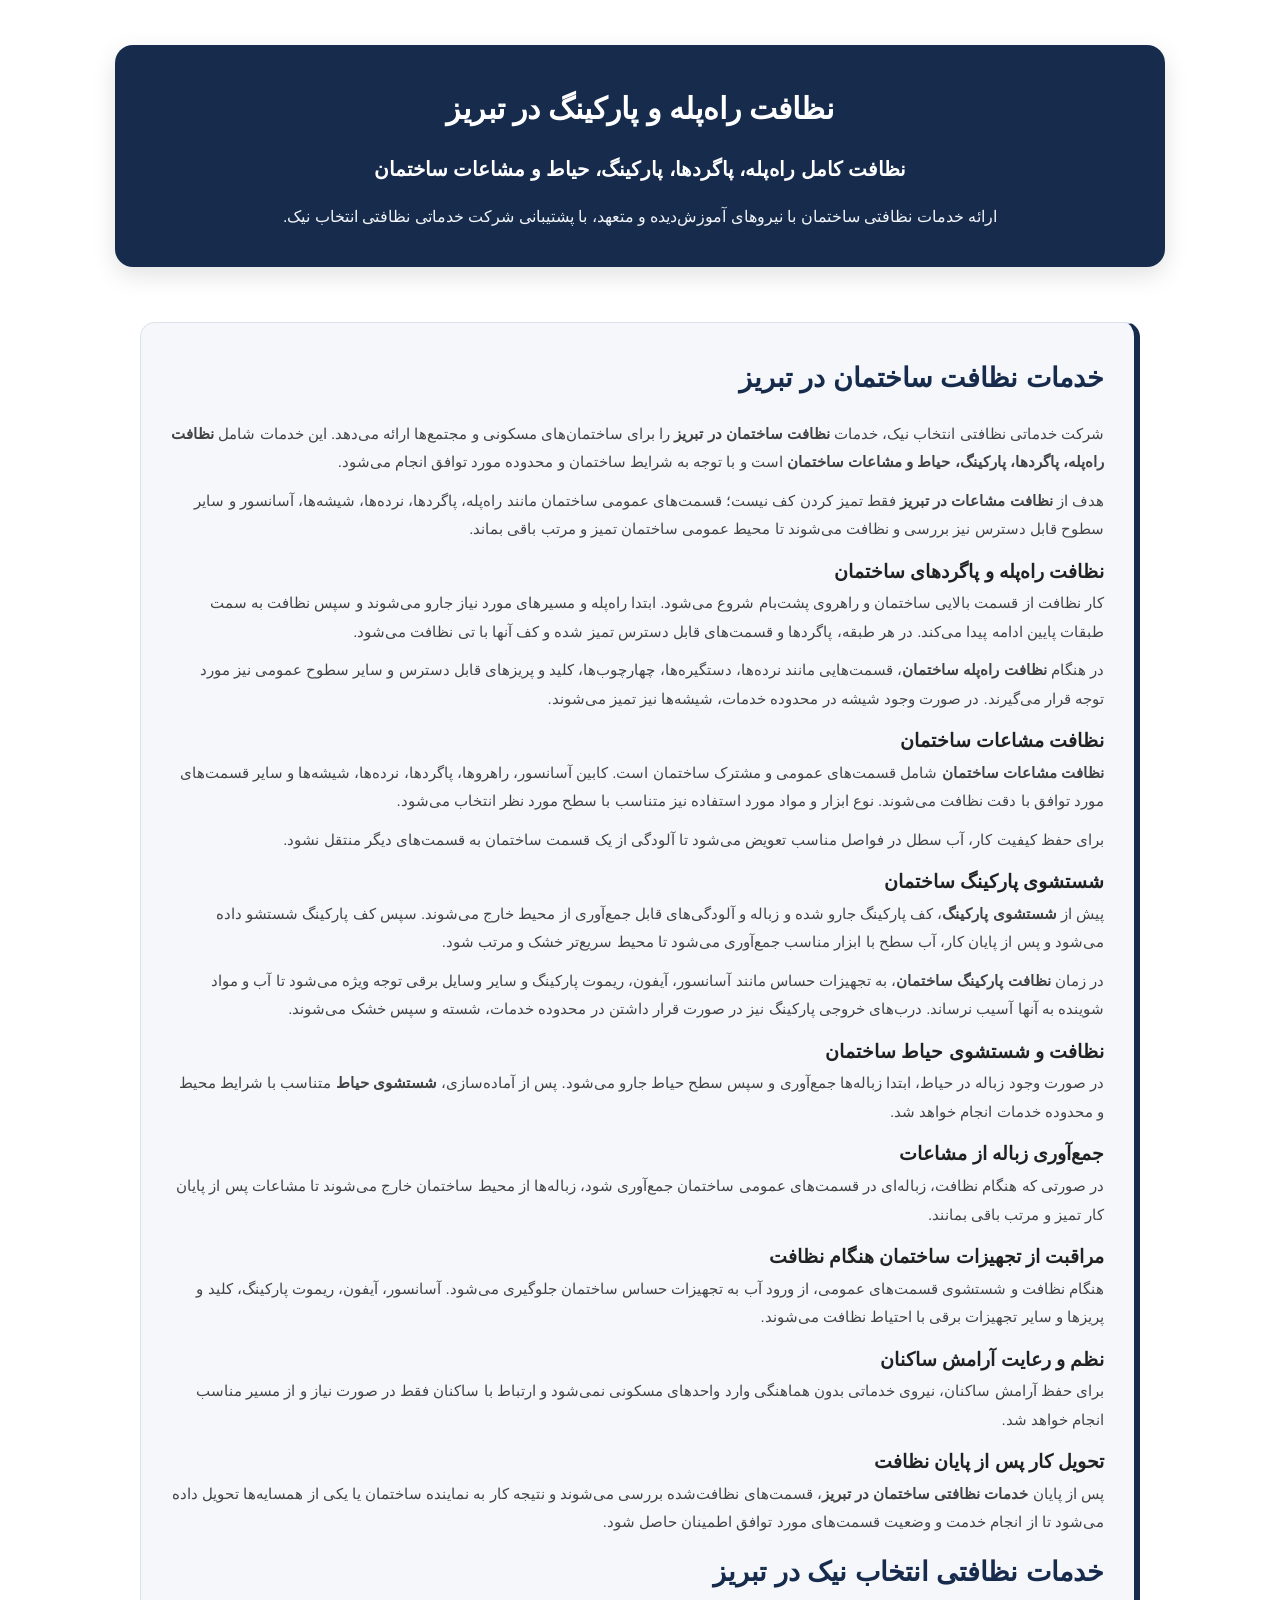
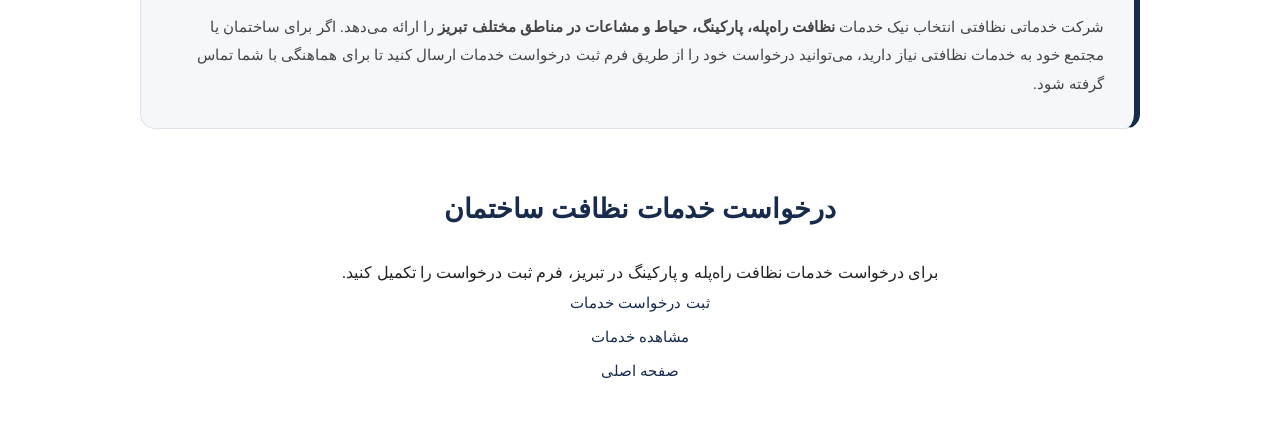
<file: nezafat-rahepele-parking-tabriz.html>
<!DOCTYPE html>
<html lang="fa" dir="rtl">
<head>
    <meta charset="UTF-8">
    <meta name="viewport" content="width=device-width, initial-scale=1.0">

    <title>نظافت راه‌پله و پارکینگ در تبریز | انتخاب نیک</title>

    <meta name="description" content="نظافت راه‌پله و پارکینگ در تبریز توسط شرکت خدماتی نظافتی انتخاب نیک؛ نظافت راه‌پله، پاگردها، پارکینگ، حیاط و مشاعات ساختمان با نیروهای آموزش‌دیده.">

    <link rel="canonical" href="https://nasibehsmd-cpu.github.io/Entekhab_Nik0/nezafat-rahepele-parking-tabriz.html">

    <link rel="stylesheet" href="css/style.css">

    <script type="application/ld+json">
    {
      "@context": "https://schema.org",
      "@type": "Service",
      "name": "نظافت راه‌پله و پارکینگ در تبریز",
      "description": "خدمات نظافت راه‌پله، پاگردها، پارکینگ، حیاط و مشاعات ساختمان در تبریز.",
      "provider": {
        "@type": "LocalBusiness",
        "name": "شرکت خدماتی نظافتی تبریز انتخاب نیک",
        "telephone": "+989149072049",
        "address": {
          "@type": "PostalAddress",
          "addressLocality": "تبریز",
          "streetAddress": "خیابان آزادی، چهارراه ابوریحان، مجتمع تجاری ابوریحان",
          "addressCountry": "IR"
        }
      },
      "areaServed": {
        "@type": "City",
        "name": "تبریز"
      }
    }
    </script>
</head>

<body>

    <header class="hero">
        <div class="hero-box">

            <h1>نظافت راه‌پله و پارکینگ در تبریز</h1>

            <h2>
                نظافت کامل راه‌پله، پاگردها، پارکینگ، حیاط و مشاعات ساختمان
            </h2>

            <p>
                ارائه خدمات نظافتی ساختمان با نیروهای آموزش‌دیده و متعهد،
                با پشتیبانی شرکت خدماتی نظافتی انتخاب نیک.
            </p>

        </div>
    </header>


    <main>

        <section class="insurance-section">

            <div class="insurance-box">

                <h2>خدمات نظافت ساختمان در تبریز</h2>

                <p>
                    شرکت خدماتی نظافتی انتخاب نیک، خدمات <strong>نظافت ساختمان در تبریز</strong>
                    را برای ساختمان‌های مسکونی و مجتمع‌ها ارائه می‌دهد. این خدمات شامل
                    <strong>نظافت راه‌پله، پاگردها، پارکینگ، حیاط و مشاعات ساختمان</strong>
                    است و با توجه به شرایط ساختمان و محدوده مورد توافق انجام می‌شود.
                </p>

                <p>
                    هدف از <strong>نظافت مشاعات در تبریز</strong> فقط تمیز کردن کف نیست؛
                    قسمت‌های عمومی ساختمان مانند راه‌پله، پاگردها، نرده‌ها، شیشه‌ها،
                    آسانسور و سایر سطوح قابل دسترس نیز بررسی و نظافت می‌شوند تا محیط
                    عمومی ساختمان تمیز و مرتب باقی بماند.
                </p>

                <h3>نظافت راه‌پله و پاگردهای ساختمان</h3>

                <p>
                    کار نظافت از قسمت بالایی ساختمان و راهروی پشت‌بام شروع می‌شود.
                    ابتدا راه‌پله و مسیرهای مورد نیاز جارو می‌شوند و سپس نظافت به سمت
                    طبقات پایین ادامه پیدا می‌کند. در هر طبقه، پاگردها و قسمت‌های
                    قابل دسترس تمیز شده و کف آنها با تی نظافت می‌شود.
                </p>

                <p>
                    در هنگام <strong>نظافت راه‌پله ساختمان</strong>، قسمت‌هایی مانند
                    نرده‌ها، دستگیره‌ها، چهارچوب‌ها، کلید و پریزهای قابل دسترس و
                    سایر سطوح عمومی نیز مورد توجه قرار می‌گیرند. در صورت وجود شیشه
                    در محدوده خدمات، شیشه‌ها نیز تمیز می‌شوند.
                </p>

                <h3>نظافت مشاعات ساختمان</h3>

                <p>
                    <strong>نظافت مشاعات ساختمان</strong> شامل قسمت‌های عمومی و
                    مشترک ساختمان است. کابین آسانسور، راهروها، پاگردها، نرده‌ها،
                    شیشه‌ها و سایر قسمت‌های مورد توافق با دقت نظافت می‌شوند.
                    نوع ابزار و مواد مورد استفاده نیز متناسب با سطح مورد نظر انتخاب
                    می‌شود.
                </p>

                <p>
                    برای حفظ کیفیت کار، آب سطل در فواصل مناسب تعویض می‌شود تا آلودگی
                    از یک قسمت ساختمان به قسمت‌های دیگر منتقل نشود.
                </p>

                <h3>شستشوی پارکینگ ساختمان</h3>

                <p>
                    پیش از <strong>شستشوی پارکینگ</strong>، کف پارکینگ جارو شده و
                    زباله و آلودگی‌های قابل جمع‌آوری از محیط خارج می‌شوند. سپس کف
                    پارکینگ شستشو داده می‌شود و پس از پایان کار، آب سطح با ابزار
                    مناسب جمع‌آوری می‌شود تا محیط سریع‌تر خشک و مرتب شود.
                </p>

                <p>
                    در زمان <strong>نظافت پارکینگ ساختمان</strong>، به تجهیزات حساس
                    مانند آسانسور، آیفون، ریموت پارکینگ و سایر وسایل برقی توجه ویژه
                    می‌شود تا آب و مواد شوینده به آنها آسیب نرساند. درب‌های خروجی
                    پارکینگ نیز در صورت قرار داشتن در محدوده خدمات، شسته و سپس
                    خشک می‌شوند.
                </p>

                <h3>نظافت و شستشوی حیاط ساختمان</h3>

                <p>
                    در صورت وجود زباله در حیاط، ابتدا زباله‌ها جمع‌آوری و سپس
                    سطح حیاط جارو می‌شود. پس از آماده‌سازی، <strong>شستشوی حیاط</strong>
                    متناسب با شرایط محیط و محدوده خدمات انجام خواهد شد.
                </p>

                <h3>جمع‌آوری زباله از مشاعات</h3>

                <p>
                    در صورتی که هنگام نظافت، زباله‌ای در قسمت‌های عمومی ساختمان
                    جمع‌آوری شود، زباله‌ها از محیط ساختمان خارج می‌شوند تا
                    مشاعات پس از پایان کار تمیز و مرتب باقی بمانند.
                </p>

                <h3>مراقبت از تجهیزات ساختمان هنگام نظافت</h3>

                <p>
                    هنگام نظافت و شستشوی قسمت‌های عمومی، از ورود آب به تجهیزات
                    حساس ساختمان جلوگیری می‌شود. آسانسور، آیفون، ریموت پارکینگ،
                    کلید و پریزها و سایر تجهیزات برقی با احتیاط نظافت می‌شوند.
                </p>

                <h3>نظم و رعایت آرامش ساکنان</h3>

                <p>
                    برای حفظ آرامش ساکنان، نیروی خدماتی بدون هماهنگی وارد واحدهای
                    مسکونی نمی‌شود و ارتباط با ساکنان فقط در صورت نیاز و از مسیر
                    مناسب انجام خواهد شد.
                </p>

                <h3>تحویل کار پس از پایان نظافت</h3>

                <p>
                    پس از پایان <strong>خدمات نظافتی ساختمان در تبریز</strong>،
                    قسمت‌های نظافت‌شده بررسی می‌شوند و نتیجه کار به نماینده
                    ساختمان یا یکی از همسایه‌ها تحویل داده می‌شود تا از انجام
                    خدمت و وضعیت قسمت‌های مورد توافق اطمینان حاصل شود.
                </p>

                <h2>خدمات نظافتی انتخاب نیک در تبریز</h2>

                <p>
                    شرکت خدماتی نظافتی انتخاب نیک خدمات <strong>نظافت راه‌پله،
                    پارکینگ، حیاط و مشاعات در مناطق مختلف تبریز</strong> را ارائه
                    می‌دهد. اگر برای ساختمان یا مجتمع خود به خدمات نظافتی نیاز
                    دارید، می‌توانید درخواست خود را از طریق فرم ثبت درخواست
                    خدمات ارسال کنید تا برای هماهنگی با شما تماس گرفته شود.
                </p>

            </div>

        </section>


        <section class="quick-access-section">
            <div class="quick-access-box">

                <h2>درخواست خدمات نظافت ساختمان</h2>

                <p>
                    برای درخواست خدمات نظافت راه‌پله و پارکینگ در تبریز،
                    فرم ثبت درخواست را تکمیل کنید.
                </p>

                <div class="quick-access-links">
    <div><a href="request.html">ثبت درخواست خدمات</a></div>
    <div><a href="services.html">مشاهده خدمات</a></div>
    <div><a href="index.html">صفحه اصلی</a></div>
</div>

            </div>
        </section>

    </main>

</body>
</html>
</file>
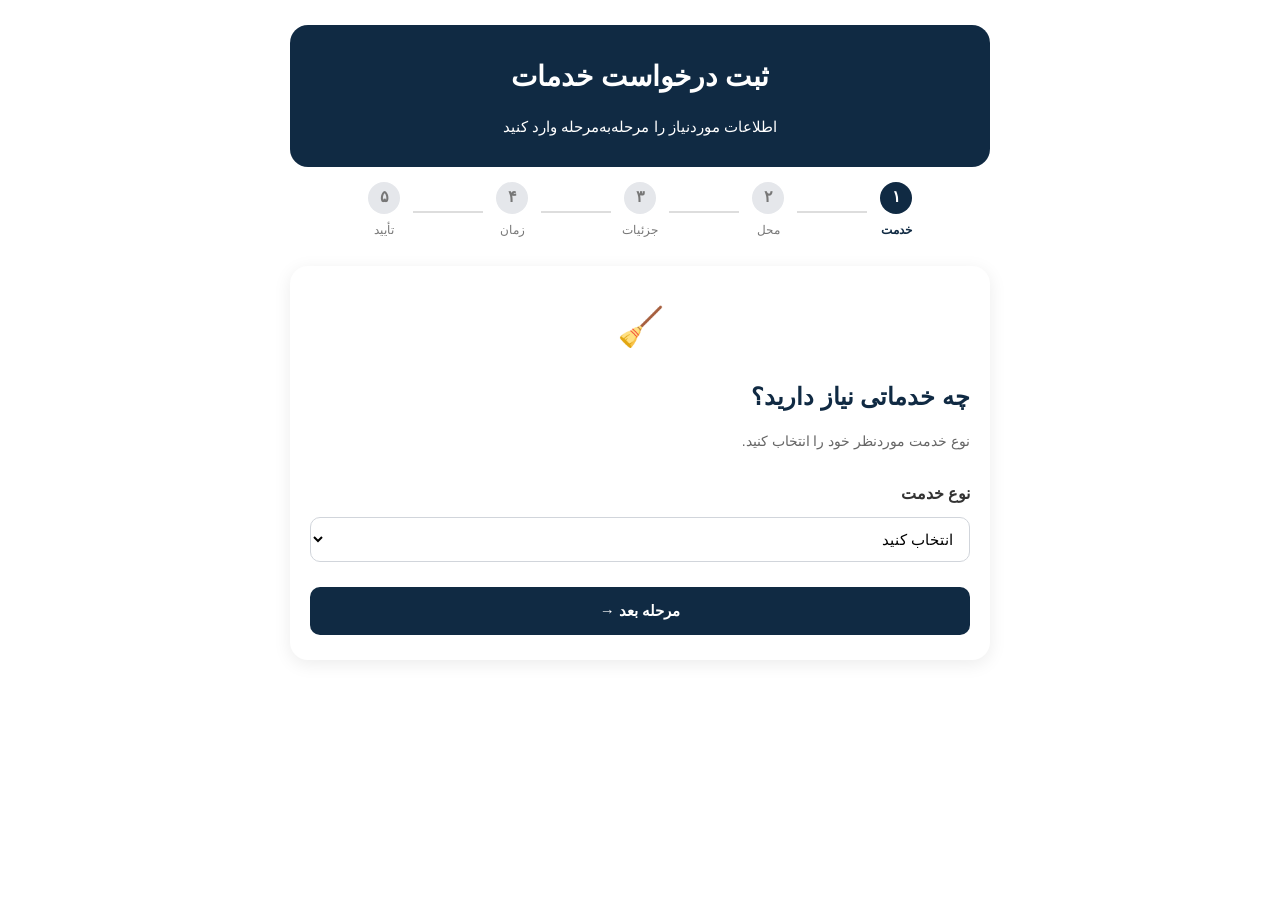
<file: request.html>
<!DOCTYPE html>
<html lang="fa" dir="rtl">

<head>

    <meta charset="UTF-8">

    <meta
        name="viewport"
        content="width=device-width, initial-scale=1.0"
    >

    <title>
        ثبت درخواست خدمات نظافتی در تبریز | انتخاب نیک
    </title>

    <meta
        name="description"
        content="ثبت درخواست خدمات نظافتی در تبریز از شرکت خدماتی نظافتی انتخاب نیک برای منزل، راه‌پله، پارکینگ، اداره، شرکت و مراسم."
    >

    <link
        rel="stylesheet"
        href="css/style.css"
    >

</head>


<body>

    <!-- =================================================
         هدر فرم ثبت درخواست
    ================================================== -->

    <header class="request-header">

        <h1>
            ثبت درخواست خدمات
        </h1>

        <p>
            اطلاعات موردنیاز را مرحله‌به‌مرحله وارد کنید
        </p>

    </header>


    <!-- =================================================
         نوار مراحل
    ================================================== -->

    <div class="request-progress">

        <div
            class="progress-step active"
            data-step="1"
        >
            <span>۱</span>
            <small>خدمت</small>
        </div>


        <div
            class="progress-line"
        ></div>


        <div
            class="progress-step"
            data-step="2"
        >
            <span>۲</span>
            <small>محل</small>
        </div>


        <div
            class="progress-line"
        ></div>


        <div
            class="progress-step"
            data-step="3"
        >
            <span>۳</span>
            <small>جزئیات</small>
        </div>


        <div
            class="progress-line"
        ></div>


        <div
            class="progress-step"
            data-step="4"
        >
            <span>۴</span>
            <small>زمان</small>
        </div>


        <div
            class="progress-line"
        ></div>


        <div
            class="progress-step"
            data-step="5"
        >
            <span>۵</span>
            <small>تأیید</small>
        </div>

    </div>


    <!-- =================================================
         شروع فرم
    ================================================== -->

    <main class="request-container">

        <form
            id="service-request-form"
            novalidate
        >


            <!-- =========================================
                 مرحله ۱
                 انتخاب خدمت
            ========================================== -->

            <section
                class="request-page active"
                id="request-page-1"
                data-step="1"
            >

                <div class="request-card">

                    <div class="request-card-icon">
                        🧹
                    </div>

                    <h2>
                        چه خدماتی نیاز دارید؟
                    </h2>

                    <p class="request-help">
                        نوع خدمت موردنظر خود را انتخاب کنید.
                    </p>


                    <div class="form-group">

                        <label for="service-select">
                            نوع خدمت
                        </label>


                        <select
                            id="service-select"
                            name="service"
                            required
                        >

                            <option value="">
                                انتخاب کنید
                            </option>

                            <option value="stairs">
                                نظافت راه‌پله و پارکینگ
                            </option>

                            <option value="home">
                                نظافت منزل
                            </option>

                            <option value="office">
                                نظافت اداره
                            </option>

                            <option value="event">
                                خدمات مراسم و پذیرایی
                            </option>

                            <option value="other">
                                سایر موارد
                            </option>

                        </select>

                    </div>


                    <div class="request-buttons">

                        <button
                            type="button"
                            class="btn-next"
                            id="next-step-1"
                        >
                            مرحله بعد →
                        </button>

                    </div>

                </div>

            </section>            <!-- =========================================
                 مرحله ۲
                 اطلاعات محل انجام خدمات
            ========================================== -->

            <section
                class="request-page"
                id="request-page-2"
                data-step="2"
            >

                <div class="request-card">

                    <div class="request-card-icon">
                        📍
                    </div>

                    <h2>
                        اطلاعات محل انجام خدمات
                    </h2>

                    <p class="request-help">
                        لطفاً محدوده و آدرس دقیق محل انجام خدمت را وارد کنید.
                    </p>


                    <!-- منطقه -->

                    <div class="form-group">

                        <label for="customer-region">
                            منطقه / محدوده
                        </label>

                        <input
                            type="text"
                            id="customer-region"
                            name="region"
                            placeholder="مثلاً ولیعصر، زعفرانیه، رجایی‌شهر"
                            autocomplete="address-level2"
                        >

                    </div>


                    <!-- آدرس دقیق -->

                    <div class="form-group">

                        <label for="customer-address">
                            آدرس دقیق
                        </label>

                        <textarea
                            id="customer-address"
                            name="address"
                            rows="4"
                            placeholder="خیابان، کوچه، پلاک، طبقه و واحد را وارد کنید"
                        ></textarea>

                    </div>


                    <div class="request-buttons">

                        <button
                            type="button"
                            class="btn-prev"
                            id="back-step-2"
                        >
                            ← مرحله قبل
                        </button>


                        <button
                            type="button"
                            class="btn-next"
                            id="next-step-2"
                        >
                            مرحله بعد →
                        </button>

                    </div>

                </div>

            </section>            <!-- =========================================
                 مرحله ۳
                 جزئیات خدمت
            ========================================== -->

            <section
                class="request-page"
                id="request-page-3"
                data-step="3"
            >

                <div class="request-card">

                    <div class="request-card-icon">
                        📝
                    </div>

                    <h2>
                        جزئیات خدمت
                    </h2>

                    <p class="request-help">
                        لطفاً اطلاعات مربوط به خدمت موردنظر را وارد کنید.
                    </p>


                    <!-- =================================
                         نظافت راه‌پله و پارکینگ
                    ================================== -->

                    <div
                        class="service-details"
                        id="details-stairs"
                    >

                        <h3>
                            🧹 نظافت راه‌پله و پارکینگ
                        </h3>


                        <div class="form-group">

                            <label for="stairs-type">
                                نوع خدمت
                            </label>

                            <select
                                id="stairs-type"
                                name="stairs-type"
                            >

                                <option value="">
                                    انتخاب کنید
                                </option>

                                <option value="راه‌پله">
                                    فقط راه‌پله
                                </option>

                                <option value="پارکینگ">
                                    فقط پارکینگ
                                </option>

                                <option value="راه‌پله و پارکینگ">
                                    راه‌پله و پارکینگ
                                </option>

                                <option value="مشاعات">
                                    راه‌پله، پارکینگ و مشاعات
                                </option>

                            </select>

                        </div>


                        <div class="form-row">

                            <div class="form-group">

                                <label for="stairs-floors">
                                    تعداد طبقات
                                </label>

                                <input
                                    type="number"
                                    id="stairs-floors"
                                    min="0"
                                    placeholder="مثلاً ۴"
                                >

                            </div>


                            <div class="form-group">

                                <label for="stairs-units">
                                    تعداد واحدها
                                </label>

                                <input
                                    type="number"
                                    id="stairs-units"
                                    min="0"
                                    placeholder="مثلاً ۸"
                                >

                            </div>

                        </div>


                        <div class="form-row">

                            <div class="form-group">

                                <label for="stairs-entrances">
                                    تعداد ورودی
                                </label>

                                <input
                                    type="number"
                                    id="stairs-entrances"
                                    min="1"
                                    placeholder="مثلاً ۱"
                                >

                            </div>


                            <div class="form-group">

                                <label for="stairs-elevator">
                                    آسانسور
                                </label>

                                <select id="stairs-elevator">

                                    <option value="">
                                        انتخاب کنید
                                    </option>

                                    <option value="دارد">
                                        دارد
                                    </option>

                                    <option value="ندارد">
                                        ندارد
                                    </option>

                                </select>

                            </div>

                        </div>


                        <div class="form-group">

                            <label for="stairs-ladder">
                                کار با نردبان نیاز است؟
                            </label>

                            <select id="stairs-ladder">

                                <option value="">
                                    انتخاب کنید
                                </option>

                                <option value="خیر">
                                    خیر
                                </option>

                                <option value="بله">
                                    بله
                                </option>

                            </select>

                        </div>



                    </div>


                    <!-- =================================
                         نظافت منزل
                    ================================== -->

                    <div
                        class="service-details"
                        id="details-home"
                    >

                        <h3>
                            🏠 نظافت منزل
                        </h3>


                        <div class="form-group">

                            <label>
                                وضعیت منزل
                            </label>

                            <select id="home-status">

                                <option value="">
                                    انتخاب کنید
                                </option>

                                <option value="واحد خالی">
                                    واحد خالی
                                </option>

                                <option value="دارای اثاثیه">
                                    دارای اثاثیه
                                </option>

                                <option value="واحد نوساز - تمیزکاری گچ، سیمان و رنگ">
                                    واحد نوساز – تمیزکاری گچ، سیمان و رنگ
                                </option>

                            </select>

                        </div>


                        <div class="form-row">

                            <div class="form-group">

                                <label for="home-area">
                                    متراژ تقریبی
                                </label>

                                <input
                                    type="number"
                                    id="home-area"
                                    min="0"
                                    placeholder="مثلاً ۱۲۰"
                                >

                            </div>


                            <div class="form-group">

                                <label for="home-rooms">
                                    تعداد اتاق
                                </label>

                                <input
                                    type="number"
                                    id="home-rooms"
                                    min="0"
                                    placeholder="مثلاً ۳"
                                >

                            </div>

                        </div>


                        <div class="form-row">

                            <div class="form-group">

                                <label for="home-toilets">
                                    تعداد سرویس
                                </label>

                                <input
                                    type="number"
                                    id="home-toilets"
                                    min="0"
                                >

                            </div>


                            <div class="form-group">

                                <label for="home-bathrooms">
                                    تعداد حمام
                                </label>

                                <input
                                    type="number"
                                    id="home-bathrooms"
                                    min="0"
                                >

                            </div>

                        </div>


                        <div class="form-group">

                            <label for="home-ladder">
                                کار با نردبان نیاز است؟
                            </label>

                            <select id="home-ladder">

                                <option value="">
                                    انتخاب کنید
                                </option>

                                <option value="خیر">
                                    خیر
                                </option>

                                <option value="بله">
                                    بله
                                </option>

                            </select>

                        </div>


                        <div class="form-group">

                            <label for="home-pet">
                                حیوان خانگی دارید؟
                            </label>

                            <select id="home-pet">

                                <option value="">
                                    انتخاب کنید
                                </option>

                                <option value="خیر">
                                    خیر
                                </option>

                                <option value="سگ">
                                    سگ
                                </option>

                                <option value="گربه">
                                    گربه
                                </option>

                                <option value="سایر">
                                    سایر
                                </option>

                            </select>

                        </div>



                    </div>


                    <!-- =================================
                         نظافت اداره
                    ================================== -->

                    <div
                        class="service-details"
                        id="details-office"
                    >

                        <h3>
                            🏢 نظافت اداره
                        </h3>


                        <div class="form-group">

                            <label for="office-type">
                                نوع محل
                            </label>

                            <select id="office-type">

                                <option value="">
                                    انتخاب کنید
                                </option>

                                <option value="اداره">
                                    اداره
                                </option>

                                <option value="شرکت">
                                    شرکت
                                </option>

                                <option value="دفتر">
                                    دفتر
                                </option>

                                <option value="موسسه">
                                    موسسه
                                </option>

                                <option value="سایر">
                                    سایر
                                </option>

                            </select>

                        </div>


                        <div class="form-row">

                            <div class="form-group">

                                <label for="office-area">
                                    متراژ تقریبی
                                </label>

                                <input
                                    type="number"
                                    id="office-area"
                                    min="0"
                                >

                            </div>


                            <div class="form-group">

                                <label for="office-rooms">
                                    تعداد اتاق
                                </label>

                                <input
                                    type="number"
                                    id="office-rooms"
                                    min="0"
                                >

                            </div>

                        </div>


                        <div class="form-row">

                            <div class="form-group">

                                <label for="office-floors">
                                    تعداد طبقات
                                </label>

                                <input
                                    type="number"
                                    id="office-floors"
                                    min="0"
                                >

                            </div>


                            <div class="form-group">

                                <label for="office-staff">
                                    تعداد پرسنل
                                </label>

                                <input
                                    type="number"
                                    id="office-staff"
                                    min="0"
                                >

                            </div>

                        </div>


                        <div class="form-group">

                            <label for="office-ladder">
                                کار با نردبان نیاز است؟
                            </label>

                            <select id="office-ladder">

                                <option value="">
                                    انتخاب کنید
                                </option>

                                <option value="خیر">
                                    خیر
                                </option>

                                <option value="بله">
                                    بله
                                </option>

                            </select>

                        </div>



                    </div>


                    <!-- =================================
                         مراسم و پذیرایی
                    ================================== -->

                    <div
                        class="service-details"
                        id="details-event"
                    >

                        <h3>
                            🎉 خدمات مراسم و پذیرایی
                        </h3>


                        <div class="form-group">

                            <label for="event-type">
                                نوع مراسم
                            </label>

                            <select id="event-type">

                                <option value="">
                                    انتخاب کنید
                                </option>

                                <option value="دورهمی">
                                    دورهمی
                                </option>

                                <option value="تولد">
                                    تولد
                                </option>

                                <option value="عروسی">
                                    عروسی
                                </option>

                                <option value="مجلس ختم">
                                    مجلس ختم
                                </option>

                                <option value="سایر">
                                    سایر
                                </option>

                            </select>

                        </div>


                        <div class="form-row">

                            <div class="form-group">

                                <label for="event-guests">
                                    تعداد مهمان
                                </label>

                                <input
                                    type="number"
                                    id="event-guests"
                                    min="0"
                                >

                            </div>


                            <div class="form-group">

                                <label for="event-staff">
                                    تعداد نیروی موردنیاز
                                </label>

                                <input
                                    type="number"
                                    id="event-staff"
                                    min="1"
                                >

                            </div>

                        </div>


                        <div class="form-group">

                            <label for="event-gender">
                                نیروی موردنیاز
                            </label>

                            <select id="event-gender">

                                <option value="">
                                    انتخاب کنید
                                </option>

                                <option value="آقا">
                                    آقا
                                </option>

                                <option value="خانم">
                                    خانم
                                </option>

                                <option value="فرقی ندارد">
                                    فرقی ندارد
                                </option>

                            </select>

                        </div>



                    </div>


                    <!-- =================================
                         سایر موارد
                    ================================== -->

                    <div
                        class="service-details"
                        id="details-other"
                    >

                        <h3>
                            📋 سایر خدمات
                        </h3>


                        <div class="form-group">

                            <label for="other-title">
                                عنوان خدمت
                            </label>

                            <input
                                type="text"
                                id="other-title"
                                placeholder="خدمت موردنظر خود را بنویسید"
                            >

                        </div>


                        <div class="form-group">

                            <label for="other-description">
                                توضیحات کامل
                            </label>

                            <textarea
                                id="other-description"
                                rows="5"
                                placeholder="لطفاً توضیح دهید چه خدمتی نیاز دارید"
                            ></textarea>

                        </div>

                    </div>


                    <!-- =================================
                         دکمه‌های مرحله ۳
                    ================================== -->

                    <div class="request-buttons">

                        <button
                            type="button"
                            class="btn-prev"
                            id="back-step-3"
                        >
                            ← مرحله قبل
                        </button>


                        <button
                            type="button"
                            class="btn-next"
                            id="next-step-3"
                        >
                            مرحله بعد →
                        </button>

                    </div>

                </div>

            </section>            <!-- =========================================
                 مرحله ۴
                 زمان انجام خدمات
            ========================================== -->

            <section
                class="request-page"
                id="request-page-4"
                data-step="4"
            >

                <div class="request-card">

                    <div class="request-card-icon">
                        🗓️
                    </div>

                    <h2>
                        زمان انجام خدمات
                    </h2>

                    <p class="request-help">
                        لطفاً تاریخ و ساعت موردنظر خود را وارد کنید.
                    </p>


                    <!-- تاریخ -->

                    <div class="form-group">

                        <label for="service-date">
                            تاریخ انجام خدمات
                        </label>

                        <input
                            type="text"
                            id="service-date"
                            name="service-date"
                            placeholder="مثلاً ۱۴۰۵/۰۵/۲۰"
                            inputmode="numeric"
                        >

                    </div>


                    <!-- ساعت -->

                    <div class="form-group">

                        <label for="service-time">
                            ساعت موردنظر
                        </label>

                        <input
                            type="text"
                            id="service-time"
                            name="service-time"
                            placeholder="مثلاً ۱۰:۰۰ تا ۱۴:۰۰"
                            inputmode="text"
                        >

                    </div>


                    <!-- توضیحات تکمیلی -->

                    <div class="form-group">

                        <label for="service-description">
                            توضیحات تکمیلی
                        </label>

                        <textarea
                            id="service-description"
                            name="service-description"
                            rows="5"
                            placeholder="اگر نکته یا توضیح دیگری درباره درخواست خود دارید، اینجا بنویسید."
                        ></textarea>

                    </div>


                    <!-- دکمه‌ها -->

                    <div class="request-buttons">

                        <button
                            type="button"
                            class="btn-prev"
                            id="back-step-4"
                        >
                            ← مرحله قبل
                        </button>


                        <button
                            type="button"
                            class="btn-next"
                            id="next-step-4"
                        >
                            مرحله بعد →
                        </button>

                    </div>

                </div>

            </section>            <!-- =========================================
                 مرحله ۵
                 اطلاعات مشتری و بررسی نهایی
            ========================================== -->

            <section
                class="request-page"
                id="request-page-5"
                data-step="5"
            >

                <div class="request-card">

                    <div class="request-card-icon">
                        👤
                    </div>

                    <h2>
                        اطلاعات مشتری
                    </h2>

                    <p class="request-help">
                        لطفاً نام و شماره موبایل خود را وارد کنید.
                    </p>


                    <!-- نام مشتری -->

                    <div class="form-group">

                        <label for="customer-name">
                            نام و نام خانوادگی
                        </label>

                        <input
                            type="text"
                            id="customer-name"
                            name="customer-name"
                            placeholder="نام و نام خانوادگی"
                            autocomplete="name"
                            required
                        >

                    </div>


                    <!-- شماره موبایل -->

                    <div class="form-group">

                        <label for="customer-mobile">
                            شماره موبایل
                        </label>

                        <input
                            type="tel"
                            id="customer-mobile"
                            name="customer-mobile"
                            placeholder="مثلاً 09149072049"
                            inputmode="tel"
                            autocomplete="tel"
                            dir="ltr"
                            required
                        >

                    </div>


                    <!-- =================================
                         بررسی نهایی
                    ================================== -->

                    <div
                        class="final-review"
                        id="final-summary"
                    >

                        <h3>
                            بررسی نهایی درخواست
                        </h3>

                        <p class="review-help">
                            اطلاعات درخواست شما در این قسمت نمایش داده می‌شود.
                        </p>

                    </div>


                    <!-- =================================
                         پیام ثبت نهایی
                    ================================== -->

                    <div
                        id="submit-message"
                        class="submit-message"
                    ></div>


                    <!-- دکمه‌ها -->

                    <div class="request-buttons">

                        <button
                            type="button"
                            class="btn-prev"
                            id="back-step-5"
                        >
                            ← مرحله قبل
                        </button>


                        <button
                            type="button"
                            class="btn-submit"
                            id="submit-request"
                        >
                            ثبت نهایی درخواست
                        </button>

                    </div>

                </div>

            </section>


        </form>

    </main>


    <!-- =================================================
         JavaScript
    ================================================== -->

    <script src="js/request.js"></script>

</body>

</html>
</file>
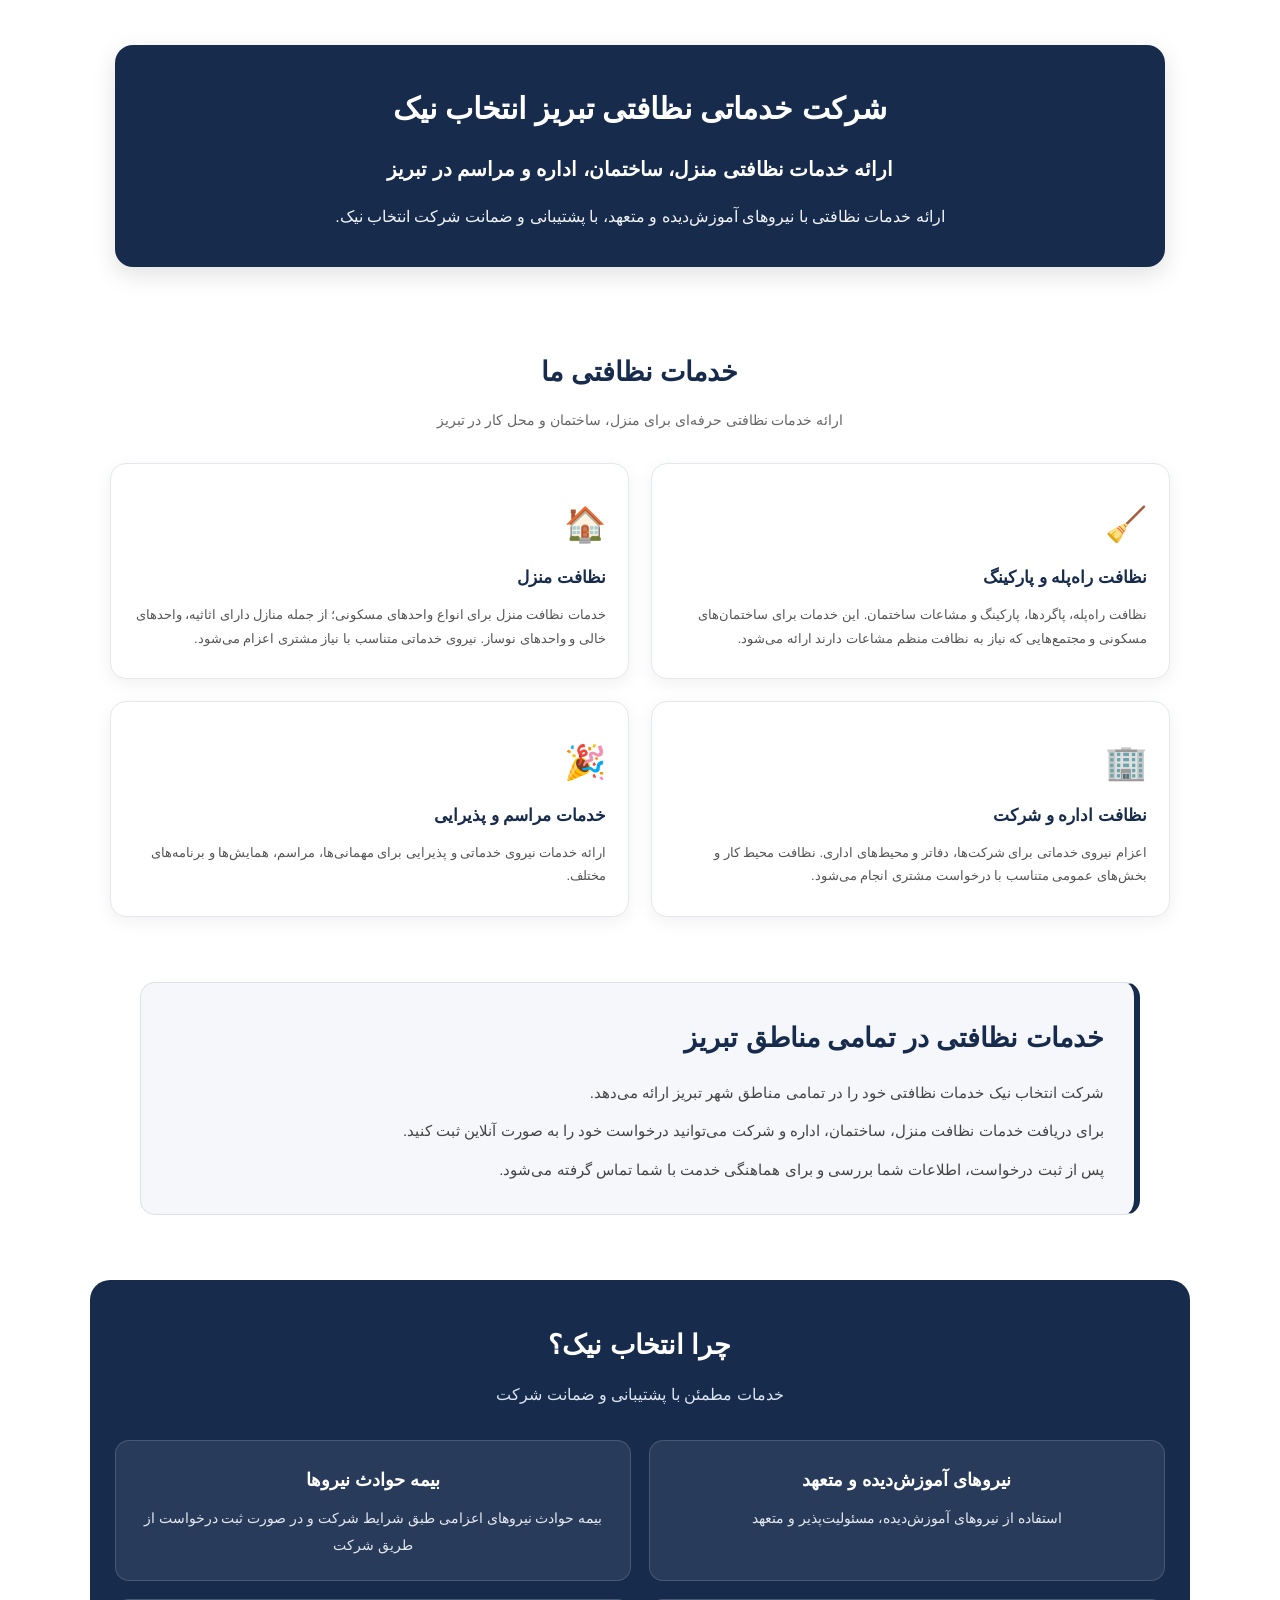
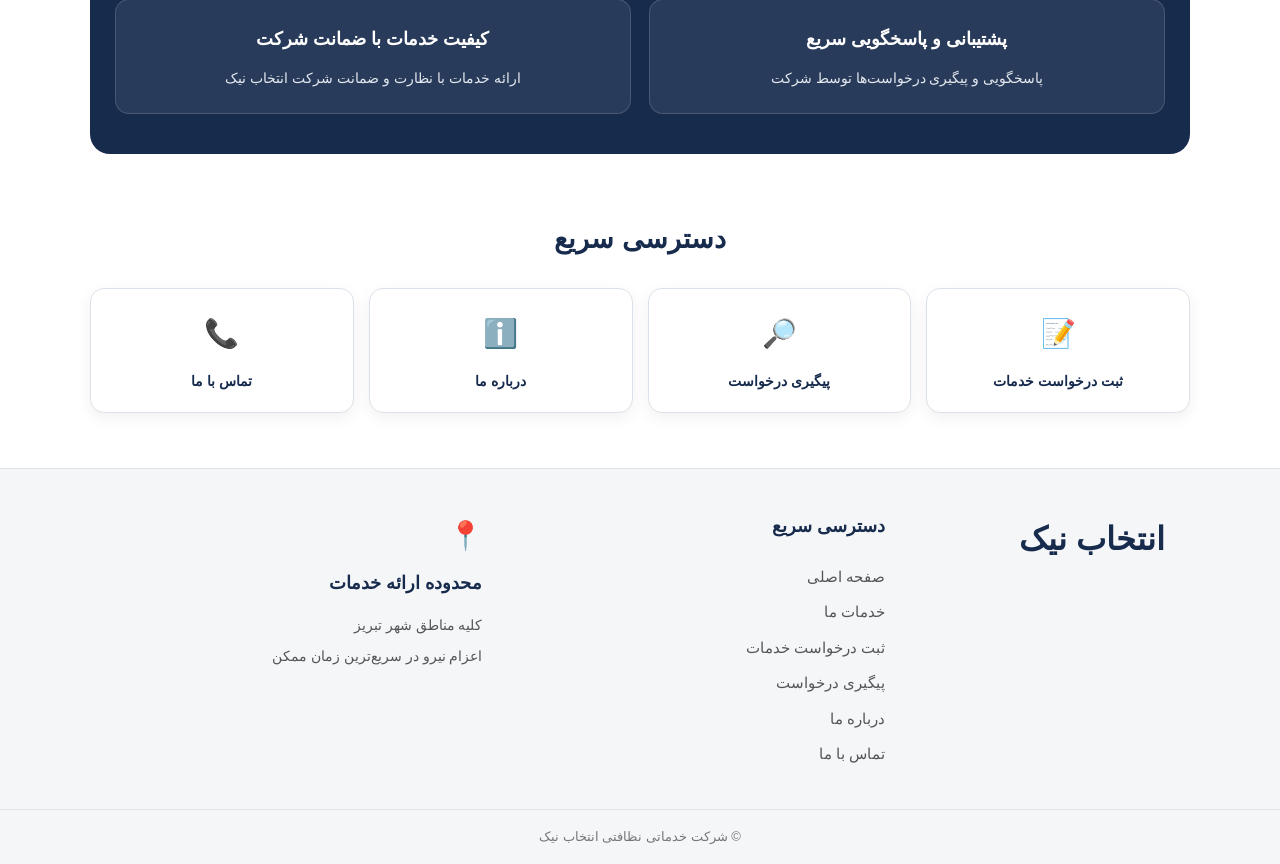
<file: services.html>
<!DOCTYPE html>
<html lang="fa" dir="rtl">
<head>
    <meta charset="UTF-8">
    <meta name="viewport" content="width=device-width, initial-scale=1.0">
    <meta name="description" content="خدمات نظافتی تبریز توسط شرکت انتخاب نیک؛ ارائه خدمات نظافت منزل، راه‌پله و پارکینگ، اداره، شرکت و مراسم در تمامی مناطق تبریز.">
    <link rel="canonical" href="https://nasibehsmd-cpu.github.io/Entekhab_Nik0/services.html">

    <title>خدمات نظافتی تبریز | شرکت انتخاب نیک</title>

    <link rel="stylesheet" href="css/style.css">
    <script type="application/ld+json">
    {
      "@context": "https://schema.org",
      "@type": "LocalBusiness",
      "name": "شرکت خدماتی نظافتی تبریز انتخاب نیک",
      "description": "ارائه خدمات نظافتی منزل، راه‌پله و پارکینگ، اداره، شرکت و مراسم در تمامی مناطق تبریز.",
      "url": "https://nasibehsmd-cpu.github.io/Entekhab_Nik0/services.html",
      "telephone": "+989149072049",
      "address": {
        "@type": "PostalAddress",
        "addressLocality": "تبریز",
        "streetAddress": "خیابان آزادی، چهارراه ابوریحان، مجتمع تجاری ابوریحان",
        "addressCountry": "IR"
      },
      "areaServed": {
        "@type": "City",
        "name": "تبریز"
      }
    }
    </script>
</head>

<body>

    <!-- ==================== هدر معرفی ==================== -->
    <header class="hero">

        <div class="hero-box">

            <h1>شرکت خدماتی نظافتی تبریز انتخاب نیک</h1>

            <h2>
                ارائه خدمات نظافتی منزل، ساختمان، اداره و مراسم در تبریز
            </h2>

            <p>
                ارائه خدمات نظافتی با نیروهای آموزش‌دیده و متعهد،
                با پشتیبانی و ضمانت شرکت انتخاب نیک.
            </p>

        </div>

    </header>


    <main>

        <!-- ==================== خدمات اصلی ==================== -->
        <section class="services-section">

            <h2>خدمات نظافتی ما</h2>

            <p class="section-subtitle">
                ارائه خدمات نظافتی حرفه‌ای برای منزل، ساختمان و محل کار در تبریز
            </p>

            <div class="services-grid">

                <div class="service-card">

                    <div class="service-icon">🧹</div>

                    <h3>نظافت راه‌پله و پارکینگ</h3>

                    <p>
                        نظافت راه‌پله، پاگردها، پارکینگ و مشاعات ساختمان.
                        این خدمات برای ساختمان‌های مسکونی و مجتمع‌هایی که
                        نیاز به نظافت منظم مشاعات دارند ارائه می‌شود.
                    </p>

                </div>


                <div class="service-card">

                    <div class="service-icon">🏠</div>

                    <h3>نظافت منزل</h3>

                    <p>
                        خدمات نظافت منزل برای انواع واحدهای مسکونی؛
                        از جمله منازل دارای اثاثیه، واحدهای خالی و واحدهای نوساز.
                        نیروی خدماتی متناسب با نیاز مشتری اعزام می‌شود.
                    </p>

                </div>


                <div class="service-card">

                    <div class="service-icon">🏢</div>

                    <h3>نظافت اداره و شرکت</h3>

                    <p>
                        اعزام نیروی خدماتی برای شرکت‌ها، دفاتر و محیط‌های اداری.
                        نظافت محیط کار و بخش‌های عمومی متناسب با درخواست
                        مشتری انجام می‌شود.
                    </p>

                </div>


                <div class="service-card">

                    <div class="service-icon">🎉</div>

                    <h3>خدمات مراسم و پذیرایی</h3>

                    <p>
                        ارائه خدمات نیروی خدماتی و پذیرایی برای مهمانی‌ها،
                        مراسم، همایش‌ها و برنامه‌های مختلف.
                    </p>

                </div>

            </div>

        </section>


        <!-- ==================== توضیحات تکمیلی ==================== -->
        <section class="insurance-section">

            <div class="insurance-box">

                <h2>خدمات نظافتی در تمامی مناطق تبریز</h2>

                <p>
                    شرکت انتخاب نیک خدمات نظافتی خود را در تمامی مناطق شهر
                    تبریز ارائه می‌دهد.
                </p>

                <p>
                    برای دریافت خدمات نظافت منزل، ساختمان، اداره و شرکت
                    می‌توانید درخواست خود را به صورت آنلاین ثبت کنید.
                </p>

                <p>
                    پس از ثبت درخواست، اطلاعات شما بررسی و برای هماهنگی
                    خدمت با شما تماس گرفته می‌شود.
                </p>

            </div>

        </section>


        <!-- ==================== چرا انتخاب نیک ==================== -->
        <section class="why-us-section">

            <div class="why-us-box">

                <h2>چرا انتخاب نیک؟</h2>

                <p class="section-subtitle">
                    خدمات مطمئن با پشتیبانی و ضمانت شرکت
                </p>

                <div class="why-us-grid">

                    <div class="why-card">

                        <h3>نیروهای آموزش‌دیده و متعهد</h3>

                        <p>
                            استفاده از نیروهای آموزش‌دیده،
                            مسئولیت‌پذیر و متعهد
                        </p>

                    </div>


                    <div class="why-card">

                        <h3>بیمه حوادث نیروها</h3>

                        <p>
                            بیمه حوادث نیروهای اعزامی طبق شرایط شرکت
                            و در صورت ثبت درخواست از طریق شرکت
                        </p>

                    </div>


                    <div class="why-card">

                        <h3>پشتیبانی و پاسخگویی سریع</h3>

                        <p>
                            پاسخگویی و پیگیری درخواست‌ها توسط شرکت
                        </p>

                    </div>


                    <div class="why-card">

                        <h3>کیفیت خدمات با ضمانت شرکت</h3>

                        <p>
                            ارائه خدمات با نظارت و ضمانت
                            شرکت انتخاب نیک
                        </p>

                    </div>

                </div>

            </div>

        </section>


        <!-- ==================== دسترسی سریع ==================== -->
        <section class="quick-access-section">

            <div class="quick-access-box">

                <h2>دسترسی سریع</h2>

                <div class="quick-access-grid">

                    <a href="request.html" class="quick-access-card">
                        <span>📝</span>
                        <strong>ثبت درخواست خدمات</strong>
                    </a>

                    <a href="tracking.html" class="quick-access-card">
                        <span>🔎</span>
                        <strong>پیگیری درخواست</strong>
                    </a>

                    <a href="about.html" class="quick-access-card">
                        <span>ℹ️</span>
                        <strong>درباره ما</strong>
                    </a>

                    <a href="contact.html" class="quick-access-card">
                        <span>📞</span>
                        <strong>تماس با ما</strong>
                    </a>

                </div>

            </div>

        </section>

    </main>


    <!-- ==================== فوتر ==================== -->
    <footer class="footer">

        <div class="footer-content">

            <div class="footer-brand">

                <h2>انتخاب نیک</h2>

            </div>


            <div class="footer-links">

                <h3>دسترسی سریع</h3>

                <a href="index.html">صفحه اصلی</a>
                <a href="services.html">خدمات ما</a>
                <a href="request.html">ثبت درخواست خدمات</a>
                <a href="tracking.html">پیگیری درخواست</a>
                <a href="about.html">درباره ما</a>
                <a href="contact.html">تماس با ما</a>

            </div>


            <div class="footer-location">

                <div class="location-icon">📍</div>

                <h3>محدوده ارائه خدمات</h3>

                <p>
                    کلیه مناطق شهر تبریز
                </p>

                <p>
                    اعزام نیرو در سریع‌ترین زمان ممکن
                </p>

            </div>

        </div>


        <div class="footer-bottom">

            © شرکت خدماتی نظافتی انتخاب نیک

        </div>

    </footer>

</body>
</html>
</file>
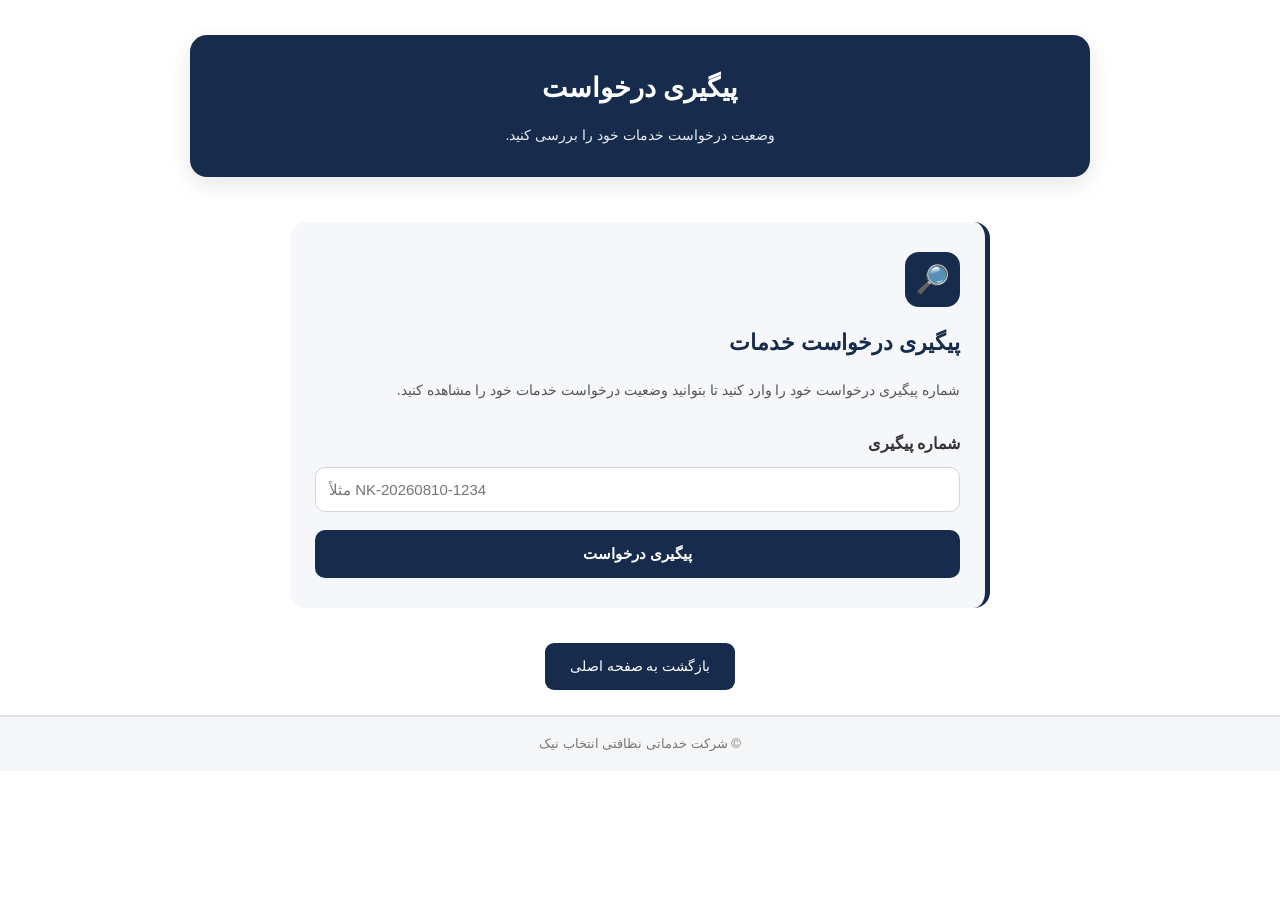
<file: tracking.html>
<!DOCTYPE html>
<html lang="fa" dir="rtl">

<head>

    <meta charset="UTF-8">

    <meta
        name="viewport"
        content="width=device-width, initial-scale=1.0"
    >

    <title>
        پیگیری درخواست خدمات نظافتی | انتخاب نیک
    </title>

    <meta
        name="description"
        content="پیگیری وضعیت درخواست خدمات نظافتی ثبت‌شده در شرکت خدماتی نظافتی انتخاب نیک با استفاده از شماره پیگیری."
    >

    <link
        rel="stylesheet"
        href="css/style.css"
    >

</head>


<body>

    <main class="tracking-page">


        <!-- =========================================
             سربرگ
        ========================================== -->

        <section class="page-header">

            <div class="page-header-box">

                <h1>
                    پیگیری درخواست
                </h1>

                <p>
                    وضعیت درخواست خدمات خود را بررسی کنید.
                </p>

            </div>

        </section>


        <!-- =========================================
             فرم پیگیری
        ========================================== -->

        <section class="tracking-content">

            <div class="tracking-card">

                <div class="tracking-icon">
                    🔎
                </div>

                <h2>
                    پیگیری درخواست خدمات
                </h2>

                <p class="tracking-description">

                    شماره پیگیری درخواست خود را وارد کنید
                    تا بتوانید وضعیت درخواست خدمات خود را
                    مشاهده کنید.

                </p>


                <div class="form-group">

                    <label for="tracking-number">

                        شماره پیگیری

                    </label>

                    <input
                        type="text"
                        id="tracking-number"
                        placeholder="مثلاً NK-20260810-1234"
                        autocomplete="off"
                        dir="ltr"
                    >

                </div>


                <button
                    type="button"
                    id="tracking-search"
                    class="tracking-button"
                >

                    پیگیری درخواست

                </button>


                <!-- نتیجه پیگیری -->

                <div
                    id="tracking-result"
                    class="tracking-result"
                ></div>


            </div>

        </section>


        <!-- =========================================
             بازگشت
        ========================================== -->

        <div class="back-home">

            <a href="index.html">

                بازگشت به صفحه اصلی

            </a>

        </div>


    </main>


    <!-- =========================================
         فوتر
    ========================================== -->

    <footer class="footer">

        <div class="footer-bottom">

            <p>

                © شرکت خدماتی نظافتی انتخاب نیک

            </p>

        </div>

    </footer>


    <script src="js/tracking.js"></script>

</body>

</html>
</file>
<file: css/style.css>
/* =========================
   تنظیمات کلی
========================= */

* {
    margin: 0;
    padding: 0;
    box-sizing: border-box;
}

html {
    scroll-behavior: smooth;
}

body {
    font-family: Tahoma, Arial, sans-serif;
    direction: rtl;
    background: #ffffff;
    color: #222222;
    line-height: 1.9;
}

a {
    text-decoration: none;
}


/* =========================
   بخش معرفی بالای صفحه
========================= */

.hero {
    padding: 45px 20px 35px;
    background: #ffffff;
}

.hero-box {
    max-width: 1050px;
    margin: 0 auto;
    padding: 35px 30px;
    background: #172b4d;
    color: #ffffff;
    border-radius: 18px;
    text-align: center;
    box-shadow: 0 8px 25px rgba(0, 0, 0, 0.12);
}

.hero-box h1 {
    font-size: 30px;
    margin-bottom: 14px;
}

.hero-box h2 {
    font-size: 20px;
    font-weight: 600;
    margin-bottom: 15px;
    line-height: 1.8;
}

.hero-box p {
    font-size: 16px;
    color: #f0f3f7;
    max-width: 850px;
    margin: 0 auto;
}


/* =========================
   عنوان بخش‌ها
========================= */

.services-section {
    max-width: 1100px;
    margin: 0 auto;
    padding: 45px 20px;
    text-align: center;
}

.services-section > h2,
.insurance-box > h2,
.why-us-box > h2 {
    color: #172b4d;
    font-size: 27px;
    margin-bottom: 8px;
}

.section-subtitle {
    color: #666666;
    font-size: 16px;
    margin-bottom: 30px;
}


/* =========================
   کارت خدمات
========================= */

.services-grid {
    display: grid;
    grid-template-columns: repeat(2, 1fr);
    gap: 22px;
}

.service-card {
    background: #ffffff;
    border: 1px solid #e4e8ed;
    border-radius: 16px;
    padding: 28px 22px;
    box-shadow: 0 5px 18px rgba(0, 0, 0, 0.06);
    transition: transform 0.2s ease, box-shadow 0.2s ease;
}

.service-card:hover {
    transform: translateY(-4px);
    box-shadow: 0 9px 25px rgba(0, 0, 0, 0.10);
}

.service-icon {
    font-size: 42px;
    margin-bottom: 10px;
}

.service-card h3 {
    color: #172b4d;
    font-size: 19px;
    margin-bottom: 9px;
}

.service-card p {
    color: #555555;
    font-size: 15px;
}


/* =========================
   بیمه حوادث
========================= */

.insurance-section {
    padding: 20px 20px 45px;
}

.insurance-box {
    max-width: 1000px;
    margin: 0 auto;
    padding: 30px;
    background: #f5f7fa;
    border: 1px solid #dce2e9;
    border-right: 6px solid #172b4d;
    border-radius: 15px;
}

.insurance-box h2 {
    margin-bottom: 15px;
}

.insurance-box p {
    color: #444444;
    font-size: 15px;
    margin-bottom: 10px;
}

.insurance-box p:last-child {
    margin-bottom: 0;
}


/* =========================
   چرا انتخاب نیک
========================= */

.why-us-section {
    padding: 20px 20px 50px;
}

.why-us-box {
    max-width: 1100px;
    margin: 0 auto;
    padding: 40px 25px;
    background: #172b4d;
    color: #ffffff;
    border-radius: 20px;
    text-align: center;
}

.why-us-box > h2 {
    color: #ffffff;
}

.why-us-box .section-subtitle {
    color: #dce4ef;
}

.why-us-grid {
    display: grid;
    grid-template-columns: repeat(2, 1fr);
    gap: 18px;
    margin-top: 25px;
}

.why-card {
    padding: 22px 18px;
    background: rgba(255, 255, 255, 0.08);
    border: 1px solid rgba(255, 255, 255, 0.15);
    border-radius: 14px;
}

.why-card h3 {
    font-size: 18px;
    margin-bottom: 8px;
}

.why-card p {
    color: #e4e9f0;
    font-size: 14px;
}


/* =========================
   فوتر
========================= */

.footer {
    margin-top: 10px;
    background: #f5f6f8;
    border-top: 1px solid #e0e3e8;
}

.footer-content {
    max-width: 1100px;
    margin: 0 auto;
    padding: 40px 25px;
    display: grid;
    grid-template-columns: 1fr 1.5fr 1.5fr;
    gap: 35px;
}

.footer-brand h2 {
    color: #172b4d;
    font-size: 32px;
}

.footer-links h3,
.footer-location h3 {
    color: #172b4d;
    font-size: 18px;
    margin-bottom: 12px;
}

.footer-links {
    display: flex;
    flex-direction: column;
    gap: 7px;
}

.footer-links a {
    color: #555555;
    font-size: 15px;
    transition: color 0.2s ease;
}

.footer-links a:hover {
    color: #172b4d;
}

.footer-location {
    color: #555555;
}

.footer-location p {
    font-size: 14px;
    margin-bottom: 5px;
}

.location-icon {
    font-size: 28px;
    margin-bottom: 3px;
}

.footer-bottom {
    padding: 15px 20px;
    text-align: center;
    border-top: 1px solid #e0e3e8;
    color: #777777;
    font-size: 13px;
}


/* =========================
   موبایل
========================= */

@media (max-width: 700px) {

    .hero {
        padding: 20px 12px 25px;
    }

    .hero-box {
        padding: 28px 18px;
        border-radius: 14px;
    }

    .hero-box h1 {
        font-size: 23px;
    }

    .hero-box h2 {
        font-size: 17px;
    }

    .hero-box p {
        font-size: 14px;
    }

    .services-section {
        padding: 35px 14px;
    }

    .services-section > h2,
    .insurance-box > h2,
    .why-us-box > h2 {
        font-size: 23px;
    }

    .services-grid {
        grid-template-columns: 1fr;
        gap: 15px;
    }

    .service-card {
        padding: 23px 18px;
    }

    .insurance-section {
        padding: 10px 14px 35px;
    }

    .insurance-box {
        padding: 23px 18px;
        border-right-width: 4px;
    }

    .why-us-section {
        padding: 10px 14px 35px;
    }

    .why-us-box {
        padding: 30px 16px;
        border-radius: 15px;
    }

    .why-us-grid {
        grid-template-columns: 1fr;
        gap: 13px;
    }

    .footer-content {
        grid-template-columns: 1fr;
        gap: 25px;
        padding: 30px 20px;
        text-align: center;
    }

    .footer-links {
        align-items: center;
    }
}


/* =========================
   کارت‌های دسترسی سریع فوتر
========================= */

.footer-menu {
    display: grid;
    grid-template-columns: repeat(2, 1fr);
    gap: 12px;
}

.footer-link-card {
    display: flex;
    align-items: center;
    justify-content: center;
    gap: 9px;
    min-height: 58px;
    padding: 12px 15px;
    background: #ffffff;
    border: 1px solid #dce2e9;
    border-radius: 12px;
    color: #172b4d;
    transition: all 0.2s ease;
}

.footer-link-card span {
    font-size: 21px;
}

.footer-link-card strong {
    font-size: 14px;
}

.footer-link-card:hover {
    background: #172b4d;
    color: #ffffff;
    border-color: #172b4d;
    transform: translateY(-2px);
    box-shadow: 0 5px 14px rgba(0, 0, 0, 0.12);
}


/* =========================
   فوتر موبایل
========================= */

@media (max-width: 700px) {

    .footer-menu {
        grid-template-columns: 1fr;
    }

    .footer-link-card {
        min-height: 54px;
    }
}


/* =========================
   دسترسی سریع
========================= */

.quick-access-section {
    padding: 10px 20px 45px;
}

.quick-access-box {
    max-width: 1100px;
    margin: 0 auto;
    text-align: center;
}

.quick-access-box h2 {
    color: #172b4d;
    font-size: 27px;
    margin-bottom: 22px;
}

.quick-access-grid {
    display: grid;
    grid-template-columns: repeat(4, 1fr);
    gap: 15px;
}

.quick-access-card {
    min-height: 105px;
    padding: 18px 12px;
    background: #ffffff;
    border: 1px solid #dce2e9;
    border-radius: 14px;
    box-shadow: 0 5px 16px rgba(0, 0, 0, 0.06);

    display: flex;
    flex-direction: column;
    align-items: center;
    justify-content: center;
    gap: 8px;

    color: #172b4d;

    transition:
        transform 0.2s ease,
        box-shadow 0.2s ease,
        background 0.2s ease;
}

.quick-access-card span {
    font-size: 28px;
}

.quick-access-card strong {
    font-size: 14px;
}

.quick-access-card:hover {
    background: #172b4d;
    color: #ffffff;
    transform: translateY(-3px);
    box-shadow: 0 8px 22px rgba(0, 0, 0, 0.12);
}


/* =========================
   دسترسی سریع در موبایل
========================= */

@media (max-width: 700px) {

    .quick-access-section {
        padding: 5px 14px 35px;
    }

    .quick-access-box h2 {
        font-size: 23px;
    }

    .quick-access-grid {
        grid-template-columns: repeat(2, 1fr);
        gap: 12px;
    }

    .quick-access-card {
        min-height: 95px;
    }
}


/* =========================
   اصلاح متن کارت‌های خدمات
========================= */

.service-card {
    text-align: right;
}

.service-card h3 {
    font-size: 17px;
    text-align: right;
}

.service-card p {
    font-size: 13px;
    line-height: 1.8;
    text-align: right;
}

.service-icon {
    text-align: right;
    font-size: 34px;
    margin-bottom: 5px;
}


/* عنوان توضیح خدمات */
.services-section .section-subtitle {
    font-size: 14px;
}


/* موبایل */
@media (max-width: 700px) {

    .service-card h3 {
        font-size: 16px;
    }

    .service-card p {
        font-size: 12.5px;
    }

    .service-icon {
        font-size: 32px;
    }

    .services-section .section-subtitle {
        font-size: 13px;
    }
}


/* =========================
   صفحه تماس با ما
========================= */

.contact-page {
    min-height: calc(100vh - 80px);
    padding-bottom: 40px;
}

.page-header {
    padding: 35px 20px 25px;
}

.page-header-box {
    max-width: 900px;
    margin: 0 auto;
    padding: 28px 25px;
    background: #172b4d;
    color: #ffffff;
    border-radius: 17px;
    text-align: center;
    box-shadow: 0 7px 22px rgba(0, 0, 0, 0.10);
}

.page-header-box h1 {
    font-size: 27px;
    margin-bottom: 8px;
}

.page-header-box p {
    font-size: 14px;
    color: #e9edf3;
}


/* شماره‌های تماس */

.contact-section {
    max-width: 900px;
    margin: 0 auto;
    padding: 25px 20px;
}

.contact-section > h2 {
    color: #172b4d;
    font-size: 23px;
    margin-bottom: 18px;
}

.contact-cards {
    display: grid;
    grid-template-columns: repeat(2, 1fr);
    gap: 18px;
}

.contact-card {
    display: flex;
    align-items: center;
    gap: 18px;

    padding: 22px;
    background: #ffffff;

    border: 1px solid #dce2e9;
    border-radius: 15px;

    color: #222222;

    box-shadow: 0 5px 17px rgba(0, 0, 0, 0.06);

    transition: 0.2s ease;
}

.contact-card:hover {
    transform: translateY(-3px);
    border-color: #172b4d;
    box-shadow: 0 8px 22px rgba(0, 0, 0, 0.10);
}

.contact-icon {
    font-size: 34px;
}

.contact-info {
    text-align: right;
}

.contact-info h3 {
    color: #172b4d;
    font-size: 18px;
    margin-bottom: 3px;
}

.contact-info p {
    direction: ltr;
    text-align: right;
    font-size: 16px;
    font-weight: bold;
    margin-top: 5px;
}

.priority-label {
    display: inline-block;
    padding: 2px 8px;
    background: #eef2f7;
    color: #172b4d;
    border-radius: 6px;
    font-size: 11px;
}


/* =========================================
   اطلاعات تماس و کادرهای صفحه تماس
========================================= */

.contact-info-box {
    max-width: 900px;
    margin: 15px auto 25px;
    padding: 25px;
    background: #f5f7fa;
    border-right: 5px solid #172b4d;
    border-radius: 14px;
    box-sizing: border-box;
}

.contact-box-icon {
    width: 48px;
    height: 48px;
    margin-bottom: 12px;
    border-radius: 12px;
    background: #172b4d;
    color: #ffffff;
    display: flex;
    align-items: center;
    justify-content: center;
    font-size: 24px;
}

.contact-info-box h2 {
    color: #172b4d;
    font-size: 20px;
    margin: 0 0 12px;
}

.contact-info-box p {
    color: #555555;
    font-size: 14px;
    line-height: 1.9;
    margin: 0 0 8px;
}

.contact-info-box strong {
    color: #172b4d;
}

.online-request-box {
    text-align: right;
}

.contact-request-button {
    display: inline-block;
    margin-top: 12px;
    padding: 12px 24px;
    background: #172b4d;
    color: #ffffff;
    border-radius: 9px;
    font-size: 14px;
    font-weight: bold;
    text-decoration: none;
    transition: opacity 0.2s ease;
}

.contact-request-button:hover {
    opacity: 0.9;
}


/* بازگشت */

.back-home {
    text-align: center;
    margin: 25px 0;
}

.back-home a {
    display: inline-block;
    padding: 10px 25px;
    background: #172b4d;
    color: #ffffff;
    border-radius: 9px;
    font-size: 14px;
}


/* موبایل */

@media (max-width: 700px) {

    .page-header {
        padding: 20px 14px;
    }

    .page-header-box {
        padding: 24px 18px;
    }

    .page-header-box h1 {
        font-size: 23px;
    }

    .contact-section {
        padding: 20px 14px;
    }

    .contact-cards {
        grid-template-columns: 1fr;
    }

    .contact-card {
        padding: 18px;
    }

    .contact-info-box {
        margin: 10px 14px 25px;
        padding: 20px 17px;
    }
}/* =====================================================
   فرم ثبت درخواست خدمات - Entekhab Nik
===================================================== */


/* بدنه فرم */

.request-header {
    width: 92%;
    max-width: 700px;
    margin: 25px auto 15px;
    padding: 25px 20px;
    text-align: center;
    background: #102a43;
    color: white;
    border-radius: 18px;
    box-sizing: border-box;
}

.request-header h1 {
    margin: 0 0 10px;
    font-size: 28px;
}

.request-header p {
    margin: 0;
    font-size: 15px;
}


/* =====================================================
   نوار مراحل
===================================================== */

.request-progress {
    width: 92%;
    max-width: 700px;
    margin: 15px auto 25px;
    display: flex;
    align-items: center;
    justify-content: center;
    direction: rtl;
}

.progress-step {
    display: flex;
    flex-direction: column;
    align-items: center;
    gap: 5px;
    min-width: 48px;
    color: #777;
}

.progress-step span {
    width: 32px;
    height: 32px;
    border-radius: 50%;
    background: #e5e7eb;
    display: flex;
    align-items: center;
    justify-content: center;
    font-weight: bold;
}

.progress-step small {
    font-size: 12px;
}

.progress-step.active span,
.progress-step.completed span {
    background: #102a43;
    color: white;
}

.progress-step.active small,
.progress-step.completed small {
    color: #102a43;
    font-weight: bold;
}

.progress-line {
    flex: 1;
    max-width: 70px;
    height: 2px;
    background: #ddd;
    margin: 0 5px;
}


/* =====================================================
   مهم:
   فقط مرحله active نمایش داده شود
===================================================== */

.request-page {
    display: none !important;
}

.request-page.active {
    display: block !important;
}


/* =====================================================
   کادر اصلی
===================================================== */

.request-container {
    width: 92%;
    max-width: 700px;
    margin: 0 auto 40px;
}

.request-card {
    background: white;
    border-radius: 18px;
    padding: 25px 20px;
    box-sizing: border-box;
    box-shadow: 0 4px 18px rgba(0, 0, 0, 0.08);
}

.request-card-icon {
    font-size: 38px;
    text-align: center;
    margin-bottom: 10px;
}

.request-card h2 {
    text-align: right;
    color: #102a43;
    margin: 10px 0;
    font-size: 24px;
}

.request-help {
    text-align: right;
    color: #666;
    font-size: 14px;
    line-height: 1.8;
    margin-bottom: 25px;
}


/* =====================================================
   فرم‌ها
===================================================== */

.form-group {
    margin-bottom: 18px;
}

.form-group label {
    display: block;
    text-align: right;
    margin-bottom: 7px;
    font-weight: bold;
    color: #333;
}

.form-group input,
.form-group select,
.form-group textarea {
    width: 100%;
    box-sizing: border-box;
    padding: 12px;
    border: 1px solid #d1d5db;
    border-radius: 10px;
    background: #fff;
    font-family: inherit;
    font-size: 15px;
    outline: none;
}

.form-group input:focus,
.form-group select:focus,
.form-group textarea:focus {
    border-color: #102a43;
}

.form-group textarea {
    resize: vertical;
    line-height: 1.8;
}


/* دو فیلد کنار هم */

.form-row {
    display: flex;
    gap: 12px;
}

.form-row .form-group {
    flex: 1;
}


/* =====================================================
   جزئیات خدمات
===================================================== */

.service-details {
    display: none;
}

.service-details h3 {
    text-align: right;
    color: #102a43;
    margin: 0 0 20px;
    font-size: 20px;
}


/* =====================================================
   دکمه‌ها
===================================================== */

.request-buttons {
    display: flex;
    justify-content: space-between;
    gap: 12px;
    margin-top: 25px;
}

.request-buttons button {
    flex: 1;
    min-height: 48px;
    border: none;
    border-radius: 10px;
    font-family: inherit;
    font-size: 15px;
    font-weight: bold;
    cursor: pointer;
}

.btn-next,
.btn-submit {
    background: #102a43;
    color: white;
}

.btn-prev {
    background: #e5e7eb;
    color: #333;
}

.request-buttons button:disabled {
    opacity: 0.6;
    cursor: not-allowed;
}


/* =====================================================
   خلاصه نهایی
===================================================== */

.final-review {
    margin-top: 25px;
    padding: 18px;
    background: #f5f7fa;
    border-radius: 12px;
}

.final-review h3 {
    margin-top: 0;
    color: #102a43;
}

.summary-section {
    padding: 12px 0;
    border-bottom: 1px solid #ddd;
}

.summary-section:last-child {
    border-bottom: none;
}

.summary-section h4 {
    color: #102a43;
    margin: 0 0 8px;
}

.summary-section p {
    margin: 6px 0;
    line-height: 1.8;
}


/* =====================================================
   پیام موفقیت
===================================================== */

.submit-message {
    margin-top: 20px;
}

.success-box {
    text-align: center;
    padding: 20px;
    background: #eef8f0;
    border-radius: 12px;
}

.success-icon {
    font-size: 42px;
    margin-bottom: 10px;
}

.tracking-number {
    display: inline-block;
    margin: 10px 0;
    padding: 10px 18px;
    background: #102a43;
    color: white;
    border-radius: 8px;
    font-size: 18px;
}


/* =====================================================
   موبایل
===================================================== */

@media (max-width: 600px) {

    .request-header {
        margin-top: 15px;
        padding: 20px 15px;
    }

    .request-header h1 {
        font-size: 24px;
    }

    .request-progress {
        width: 96%;
    }

    .progress-line {
        max-width: 35px;
    }

    .progress-step small {
        font-size: 10px;
    }

    .request-container {
        width: 94%;
    }

    .request-card {
        padding: 20px 15px;
    }

    .request-card h2 {
        font-size: 21px;
    }

    .form-row {
        flex-direction: column;
        gap: 0;
    }

    .request-buttons {
        flex-direction: row;
    }

}


/* =====================================================
   صفحه درباره ما
===================================================== */

.about-content {
    width: 92%;
    max-width: 900px;
    margin: 20px auto 35px;
}

.about-card {
    margin-bottom: 20px;
    padding: 25px;
    background: #f5f7fa;
    border-right: 5px solid #172b4d;
    border-radius: 14px;
    box-sizing: border-box;
}

.about-card h2 {
    color: #172b4d;
    font-size: 21px;
    line-height: 1.8;
    margin: 0 0 14px;
}

.about-card p {
    color: #555555;
    font-size: 15px;
    line-height: 2.1;
    margin: 0;
}

.about-icon {
    width: 50px;
    height: 50px;
    margin-bottom: 12px;
    border-radius: 12px;
    background: #172b4d;
    color: #ffffff;
    display: flex;
    align-items: center;
    justify-content: center;
    font-size: 25px;
}

.guarantee-card {
    background: #f8fafc;
}


/* موبایل */

@media (max-width: 700px) {

    .about-content {
        width: 94%;
        margin-top: 15px;
    }

    .about-card {
        padding: 20px 17px;
    }

    .about-card h2 {
        font-size: 19px;
    }

    .about-card p {
        font-size: 14px;
        line-height: 2;
    }

}


/* =====================================================
   صفحه پیگیری درخواست
===================================================== */

.tracking-content {
    width: 92%;
    max-width: 700px;
    margin: 20px auto 35px;
}

.tracking-card {
    padding: 30px 25px;
    background: #f5f7fa;
    border-right: 5px solid #172b4d;
    border-radius: 16px;
    box-sizing: border-box;
    text-align: right;
}

.tracking-icon {
    width: 55px;
    height: 55px;
    margin-bottom: 15px;
    border-radius: 14px;
    background: #172b4d;
    color: #ffffff;
    display: flex;
    align-items: center;
    justify-content: center;
    font-size: 28px;
}

.tracking-card h2 {
    margin: 0 0 12px;
    color: #172b4d;
    font-size: 22px;
}

.tracking-description {
    margin: 0 0 25px;
    color: #555555;
    font-size: 14px;
    line-height: 2;
}

.tracking-card .form-group {
    margin-bottom: 18px;
}

.tracking-card .form-group label {
    display: block;
    margin-bottom: 8px;
    color: #333333;
    font-weight: bold;
}

.tracking-card .form-group input {
    width: 100%;
    padding: 13px;
    box-sizing: border-box;
    border: 1px solid #d1d5db;
    border-radius: 10px;
    background: #ffffff;
    font-family: inherit;
    font-size: 15px;
    outline: none;
}

.tracking-card .form-group input:focus {
    border-color: #172b4d;
}

.tracking-button {
    width: 100%;
    min-height: 48px;
    padding: 12px 20px;
    border: none;
    border-radius: 10px;
    background: #172b4d;
    color: #ffffff;
    font-family: inherit;
    font-size: 15px;
    font-weight: bold;
    cursor: pointer;
}

.tracking-button:hover {
    opacity: 0.9;
}

.tracking-result {
    display: none;
    margin-top: 20px;
    padding: 18px;
    border-radius: 12px;
    background: #ffffff;
    border: 1px solid #e1e5ea;
    line-height: 2;
}

.tracking-result.show {
    display: block;
}


/* موبایل */

@media (max-width: 700px) {

    .tracking-content {
        width: 94%;
        margin-top: 15px;
    }

    .tracking-card {
        padding: 22px 17px;
    }

    .tracking-card h2 {
        font-size: 20px;
    }

    .tracking-description {
        font-size: 14px;
    }

}

/* =========================
   کارت‌های دسترسی سریع صفحات خدمات
========================= */

.quick-access-cards {
    display: flex;
    flex-direction: column;
    align-items: center;
    gap: 8px;
}
.quick-access-cards a {
    display: block;
    text-decoration: none;
}

.quick-card {
    min-height: 90px;
    padding: 18px 20px;
    background: #ffffff;
    border: 1px solid #dce2e9;
    border-radius: 14px;
    box-shadow: 0 5px 16px rgba(0, 0, 0, 0.06);

    display: flex;
    flex-direction: column;
    align-items: center;
    justify-content: center;

    color: #172b4d;
    text-align: center;

    transition:
        transform 0.2s ease,
        box-shadow 0.2s ease,
        background 0.2s ease;
}

.quick-card h3 {
    margin: 0 0 6px;
    font-size: 16px;
}

.quick-card p {
    margin: 0;
    font-size: 13px;
    line-height: 1.8;
}

.quick-card:hover {
    background: #172b4d;
    color: #ffffff;
    transform: translateY(-3px);
    box-shadow: 0 8px 22px rgba(0, 0, 0, 0.12);
}

@media (max-width: 700px) {

    .quick-access-cards {
        gap: 12px;
        max-width: 100%;
    }

    .quick-card {
        min-height: 85px;
    }
}


/* =========================
   دسترسی سریع ساده
========================= */

.quick-access-cards {
    display: flex;
    flex-direction: column;
    align-items: center;
    gap: 6px;
}

.quick-access-cards a {
    display: block;
    padding: 4px 0;
    color: #172b4d;
    text-decoration: none;
    font-size: 15px;
}

.quick-access-cards a:hover {
    text-decoration: underline;
}

.quick-access-links {
    display: flex;
    flex-direction: column;
    align-items: center;
    gap: 4px;
}

.quick-access-links a {
    display: block;
    margin: 0;
    padding: 2px 0;
    color: #172b4d;
    text-decoration: none;
    font-size: 15px;
    line-height: 1.8;
}

.quick-access-links a:hover {
    text-decoration: underline;
}

.quick-access-links a {
    display: block;
    width: 100%;
    margin: 0;
    padding: 0;
    line-height: 1.8;
}

.quick-access-links > div {
    display: block !important;
    width: 100% !important;
    height: auto !important;
    margin: 0 !important;
    padding: 0 !important;
}

.quick-access-links > div > a {
    display: block !important;
    width: 100% !important;
    margin: 0 !important;
    padding: 0 !important;
    line-height: 2 !important;
}
</file>
